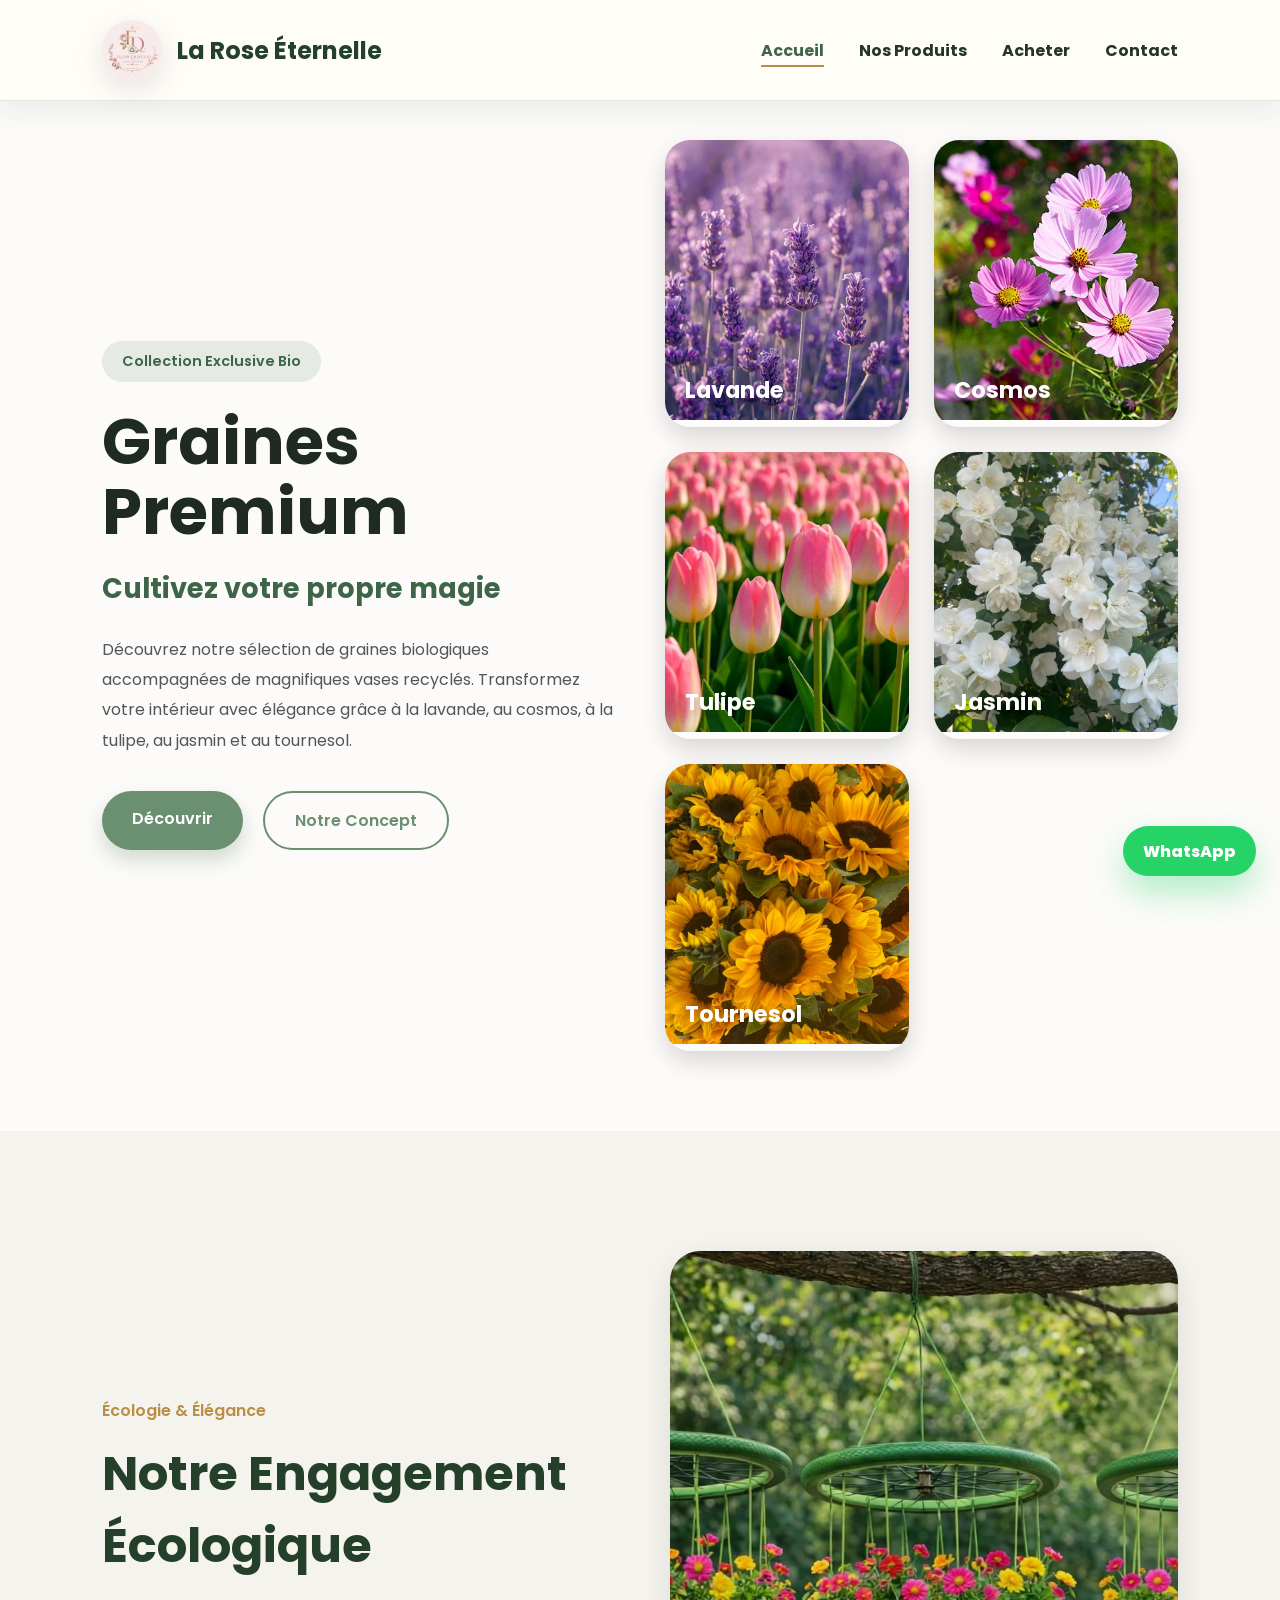
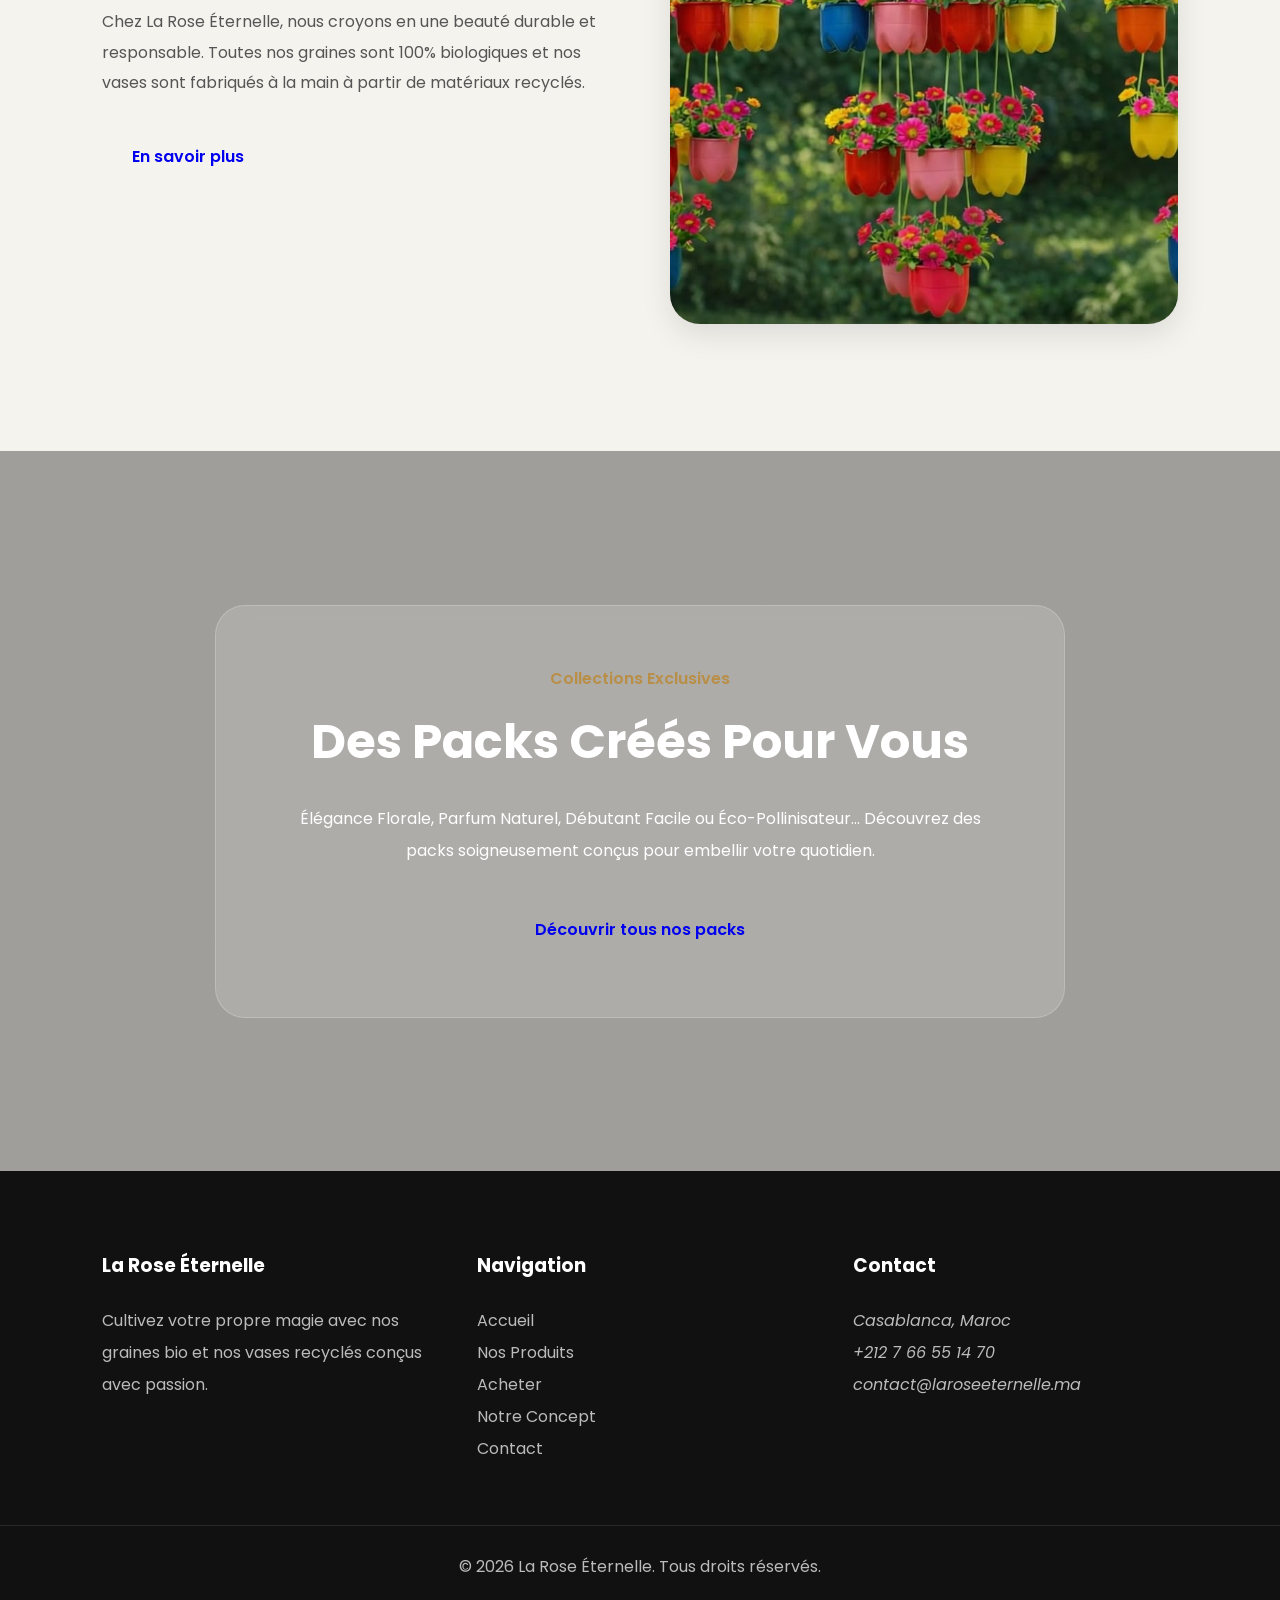
<file: index.html>
<!DOCTYPE html>
<html lang="fr">

  <head>
    <meta charset="UTF-8" />
    <meta name="viewport" content="width=device-width, initial-scale=1.0" />

    <title>La Rose Éternelle | Graines Premium Bio</title>

    <meta
      name="description"
      content="Découvrez des graines premium 100% bio et des vases recyclés pour embellir votre espace naturellement."
    />

    <link rel="stylesheet" href="index.css" />
  </head>

  <body>

    <header class="header">

      <div class="logo-container">
        <img src="logofleur.jpeg" alt="Logo La Rose Éternelle" id="logo" />
        <h1>La Rose Éternelle</h1>
      </div>

      <nav class="navbar" aria-label="Navigation principale">
        <ul class="nav-links">
          <li><a href="index.html" aria-current="page">Accueil</a></li>
          <li><a href="product.html">Nos Produits</a></li>
          <li><a href="product.html#packs">Acheter</a></li>
          <li><a href="contact.html">Contact</a></li>
        </ul>
      </nav>

    </header>

    <main>

      <section class="hero" aria-labelledby="hero-title">

        <div class="hero-content">

          <span class="tagline">Collection Exclusive Bio</span>

          <h2 id="hero-title">Graines Premium</h2>

          <h3>Cultivez votre propre magie</h3>

          <p>
            Découvrez notre sélection de graines biologiques accompagnées
            de magnifiques vases recyclés. Transformez votre intérieur
            avec élégance grâce à la lavande, au cosmos, à la tulipe,
            au jasmin et au tournesol.
          </p>

          <div class="hero-buttons">
            <a href="product.html" class="btn-primary">
              Découvrir
            </a>

            <a href="#concept" class="btn-secondary">
              Notre Concept
            </a>
          </div>

        </div>

        <div class="hero-gallery" aria-label="Aperçu des graines disponibles">

          <article class="seed-card">
            <img src="Lavender Field Aesthetic.jpeg" alt="Champ de lavande" loading="lazy" />
            <h4>Lavande</h4>
          </article>

          <article class="seed-card">
            <img src="cosmos.jpeg" alt="Fleurs de cosmos" loading="lazy" />
            <h4>Cosmos</h4>
          </article>

          <article class="seed-card">
            <img src="tulipe.jpeg" alt="Tulipes colorées" loading="lazy" />
            <h4>Tulipe</h4>
          </article>

          <article class="seed-card">
            <img src="jasmine.jpeg" alt="Fleurs de jasmin" loading="lazy" />
            <h4>Jasmin</h4>
          </article>

          <article class="seed-card">
            <img src="TOURNESOL.jpeg" alt="Tournesol" loading="lazy" />
            <h4>Tournesol</h4>
          </article>

        </div>

      </section>

      <section id="concept" class="concept hidden-section" aria-labelledby="concept-title">

        <div class="concept-text">

          <span class="section-subtitle">
            Écologie & Élégance
          </span>

          <h2 id="concept-title">Notre Engagement Écologique</h2>

          <p>
            Chez La Rose Éternelle, nous croyons en une beauté durable
            et responsable. Toutes nos graines sont 100% biologiques
            et nos vases sont fabriqués à la main à partir de matériaux
            recyclés.
          </p>

          <a href="product.html" class="btn-outline">
            En savoir plus
          </a>

        </div>

        <div class="concept-image">
          <img src="vase1.jpeg" alt="Vase recyclé élégant" loading="lazy" />
        </div>

      </section>

      <section class="pack-banner hidden-section" aria-labelledby="packs-title">

        <div class="glass-box">

          <span class="section-subtitle">
            Collections Exclusives
          </span>

          <h2 id="packs-title">Des Packs Créés Pour Vous</h2>

          <p>
            Élégance Florale, Parfum Naturel, Débutant Facile
            ou Éco-Pollinisateur...
            Découvrez des packs soigneusement conçus pour
            embellir votre quotidien.
          </p>

          <a href="product.html#packs" class="btn-glass">
            Découvrir tous nos packs
          </a>

        </div>

      </section>

    </main>

    <footer class="footer" id="contact">

      <div class="footer-container">

        <section class="footer-about" aria-labelledby="footer-about-title">

          <h3 id="footer-about-title">La Rose Éternelle</h3>

          <p>
            Cultivez votre propre magie avec nos graines bio
            et nos vases recyclés conçus avec passion.
          </p>

        </section>

        <section class="footer-links" aria-labelledby="footer-nav-title">

          <h3 id="footer-nav-title">Navigation</h3>

          <ul>
            <li><a href="index.html">Accueil</a></li>
            <li><a href="product.html">Nos Produits</a></li>
            <li><a href="product.html#packs">Acheter</a></li>
            <li><a href="#concept">Notre Concept</a></li>
            <li><a href="contact.html">Contact</a></li>
          </ul>

        </section>

        <section class="footer-contact" aria-labelledby="footer-contact-title">

          <h3 id="footer-contact-title">Contact</h3>

          <address>
            <p>Casablanca, Maroc</p>
            <p><a href="tel:+212766551470">+212 7 66 55 14 70</a></p>
            <p><a href="mailto:contact@laroseeternelle.ma">contact@laroseeternelle.ma</a></p>
          </address>

        </section>

      </div>

      <div class="footer-bottom">
        <p>&copy; 2026 La Rose Éternelle. Tous droits réservés.</p>
      </div>

    </footer>

    <a
      class="whatsapp-float-home"
      href="https://wa.me/212766551470"
      target="_blank"
      rel="noopener"
      aria-label="Contacter La Rose Éternelle sur WhatsApp"
    >
      WhatsApp
    </a>

    <script>
      const hiddenSections = document.querySelectorAll(".hidden-section");

      if ("IntersectionObserver" in window) {
        const observer = new IntersectionObserver((entries) => {
          entries.forEach((entry) => {
            if (entry.isIntersecting) {
              entry.target.classList.add("show-section");
              observer.unobserve(entry.target);
            }
          });
        }, {
          threshold: 0.2,
        });

        hiddenSections.forEach((section) => observer.observe(section));
      } else {
        hiddenSections.forEach((section) => section.classList.add("show-section"));
      }
    </script>

  </body>

</html>
</file>
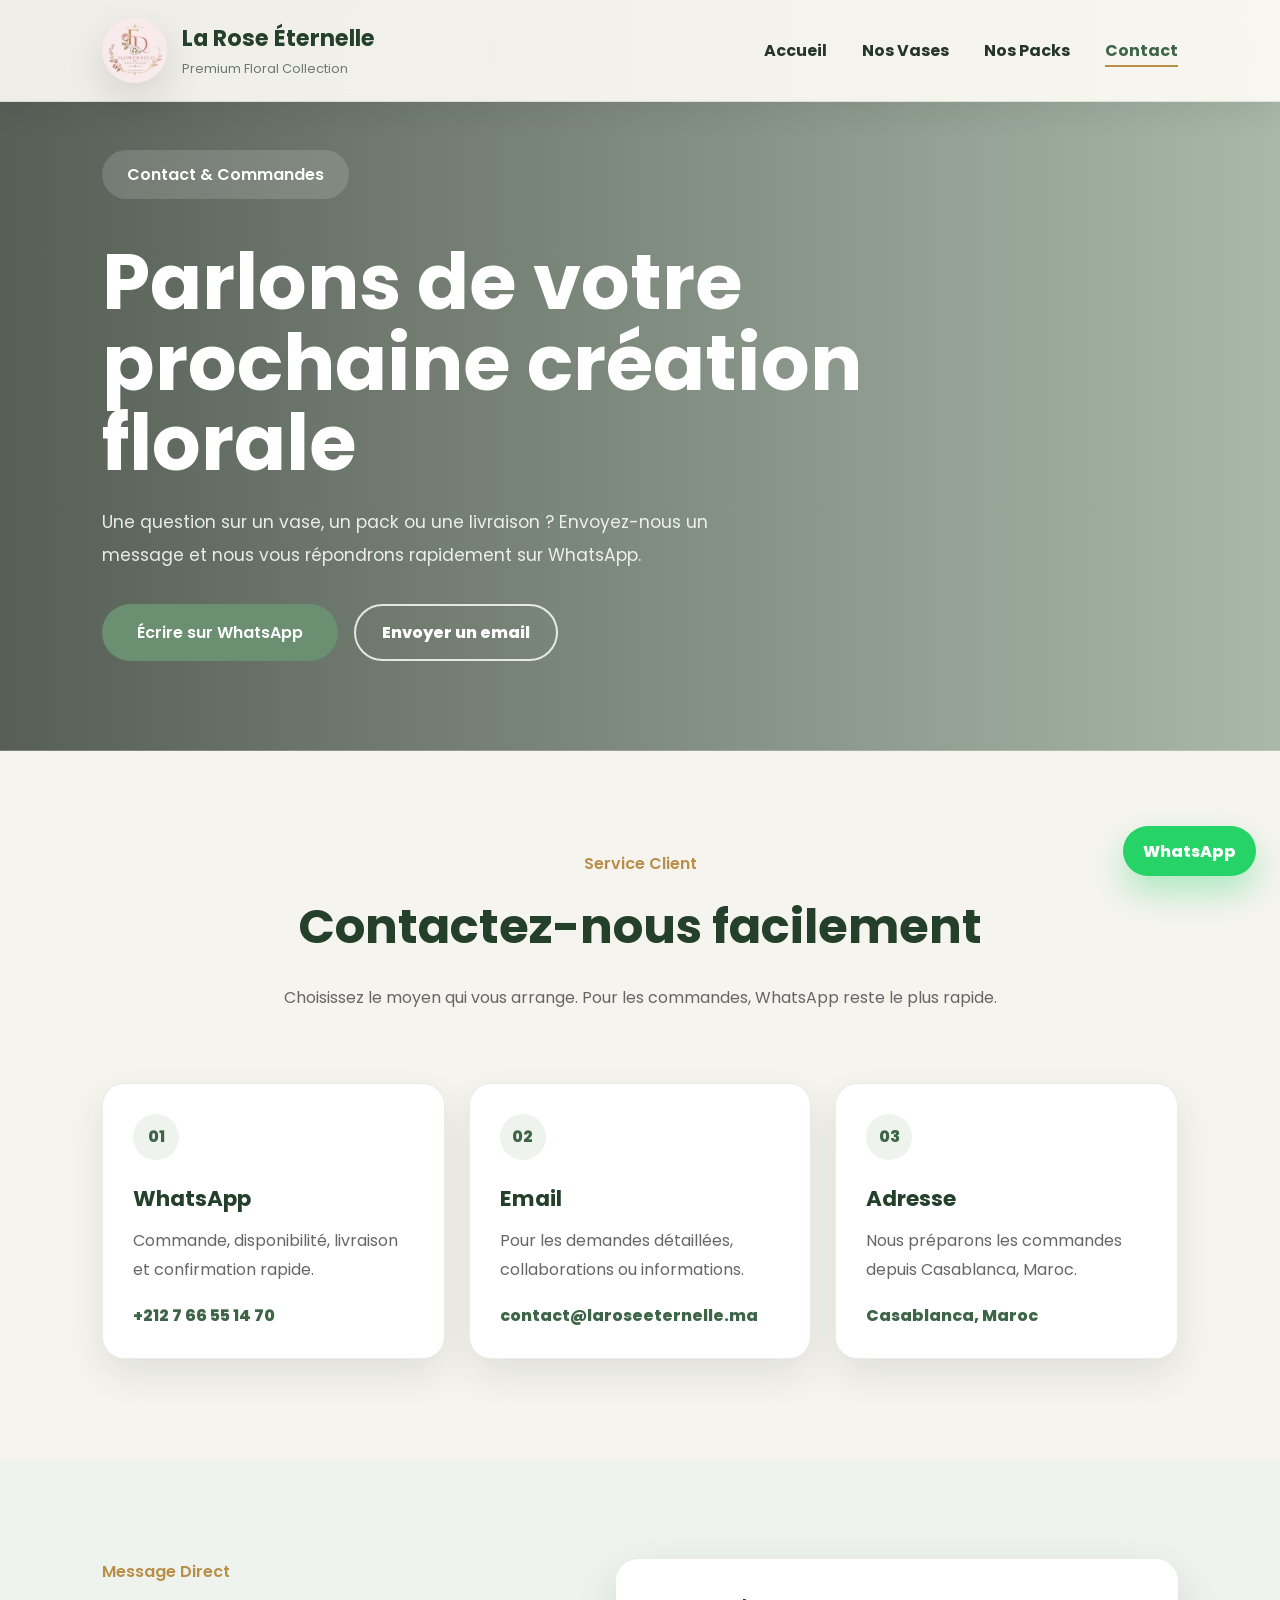
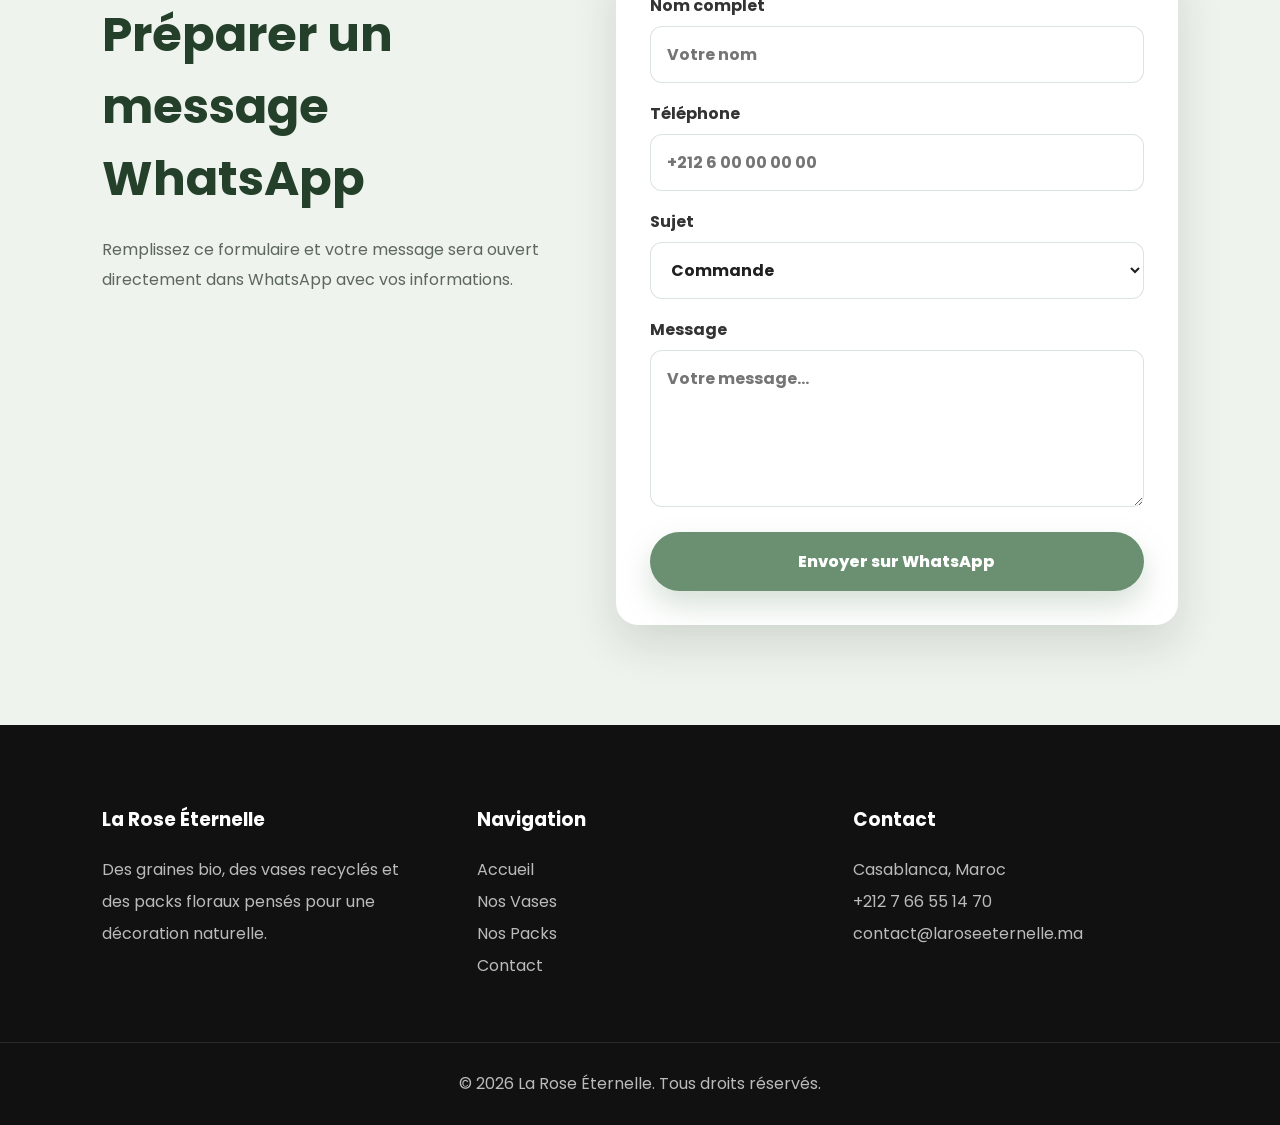
<file: contact.html>
<!DOCTYPE html>
<html lang="fr">

  <head>
    <meta charset="UTF-8" />
    <meta name="viewport" content="width=device-width, initial-scale=1.0" />

    <title>Contact | La Rose Éternelle</title>

    <meta
      name="description"
      content="Contactez La Rose Éternelle pour commander vos vases recyclés, packs floraux et graines premium bio."
    />

    <link rel="stylesheet" href="proj.css" />
    <link rel="preconnect" href="https://fonts.googleapis.com">
    <link rel="preconnect" href="https://fonts.gstatic.com" crossorigin>
    <link
      href="https://fonts.googleapis.com/css2?family=Poppins:wght@300;400;500;600;700;800&display=swap"
      rel="stylesheet">
  </head>

  <body>

    <header class="header">

      <div class="logo-container">
        <img src="logofleur.jpeg" alt="Logo La Rose Éternelle" id="logo">

        <div>
          <h1>La Rose Éternelle</h1>
          <span class="logo-subtitle">
            Premium Floral Collection
          </span>
        </div>
      </div>

      <nav class="navbar" aria-label="Navigation principale">
        <ul class="nav-links">
          <li><a href="index.html">Accueil</a></li>
          <li><a href="product.html#vases">Nos Vases</a></li>
          <li><a href="product.html#packs">Nos Packs</a></li>
          <li><a href="contact.html" aria-current="page">Contact</a></li>
        </ul>
      </nav>

    </header>

    <main>

      <section class="contact-hero" aria-labelledby="contact-title">
        <div class="contact-hero-content">
          <span class="hero-badge">Contact & Commandes</span>

          <h2 id="contact-title">
            Parlons de votre prochaine création florale
          </h2>

          <p>
            Une question sur un vase, un pack ou une livraison ? Envoyez-nous
            un message et nous vous répondrons rapidement sur WhatsApp.
          </p>

          <div class="contact-actions">
            <a class="hero-btn" href="https://wa.me/212766551470" target="_blank" rel="noopener">
              Écrire sur WhatsApp
            </a>
            <a class="contact-outline-btn" href="mailto:contact@laroseeternelle.ma">
              Envoyer un email
            </a>
          </div>
        </div>
      </section>

      <section class="contact-section" aria-labelledby="contact-info-title">

        <div class="section-header">
          <span class="section-tag">Service Client</span>
          <h2 id="contact-info-title" class="titre-section">
            Contactez-nous facilement
          </h2>
          <p>
            Choisissez le moyen qui vous arrange. Pour les commandes, WhatsApp
            reste le plus rapide.
          </p>
        </div>

        <div class="contact-grid">

          <article class="contact-card">
            <span class="contact-icon">01</span>
            <h3>WhatsApp</h3>
            <p>Commande, disponibilité, livraison et confirmation rapide.</p>
            <a href="https://wa.me/212766551470" target="_blank" rel="noopener">
              +212 7 66 55 14 70
            </a>
          </article>

          <article class="contact-card">
            <span class="contact-icon">02</span>
            <h3>Email</h3>
            <p>Pour les demandes détaillées, collaborations ou informations.</p>
            <a href="mailto:contact@laroseeternelle.ma">
              contact@laroseeternelle.ma
            </a>
          </article>

          <article class="contact-card">
            <span class="contact-icon">03</span>
            <h3>Adresse</h3>
            <p>Nous préparons les commandes depuis Casablanca, Maroc.</p>
            <span>Casablanca, Maroc</span>
          </article>

        </div>

      </section>

      <section class="contact-form-section" aria-labelledby="message-title">

        <div class="contact-form-copy">
          <span class="section-tag">Message Direct</span>
          <h2 id="message-title" class="titre-section">
            Préparer un message WhatsApp
          </h2>
          <p>
            Remplissez ce formulaire et votre message sera ouvert directement
            dans WhatsApp avec vos informations.
          </p>
        </div>

        <form class="contact-form" id="contact-form">
          <label>
            Nom complet
            <input type="text" name="name" placeholder="Votre nom" required>
          </label>

          <label>
            Téléphone
            <input type="tel" name="phone" placeholder="+212 6 00 00 00 00" required>
          </label>

          <label>
            Sujet
            <select name="subject" required>
              <option value="Commande">Commande</option>
              <option value="Livraison">Livraison</option>
              <option value="Paiement">Paiement</option>
              <option value="Information produit">Information produit</option>
            </select>
          </label>

          <label>
            Message
            <textarea name="message" rows="5" placeholder="Votre message..." required></textarea>
          </label>

          <button type="submit" class="confirm-order">
            Envoyer sur WhatsApp
          </button>
        </form>

      </section>

    </main>

    <footer class="footer">

      <div class="footer-container">

        <div class="footer-about">
          <h3>La Rose Éternelle</h3>
          <p>
            Des graines bio, des vases recyclés et des packs floraux pensés
            pour une décoration naturelle.
          </p>
        </div>

        <div class="footer-links">
          <h3>Navigation</h3>
          <ul>
            <li><a href="index.html">Accueil</a></li>
            <li><a href="product.html#vases">Nos Vases</a></li>
            <li><a href="product.html#packs">Nos Packs</a></li>
            <li><a href="contact.html">Contact</a></li>
          </ul>
        </div>

        <div class="footer-contact">
          <h3>Contact</h3>
          <p>Casablanca, Maroc</p>
          <p><a href="https://wa.me/212766551470" target="_blank" rel="noopener">+212 7 66 55 14 70</a></p>
          <p><a href="mailto:contact@laroseeternelle.ma">contact@laroseeternelle.ma</a></p>
        </div>

      </div>

      <div class="footer-bottom">
        <p>&copy; 2026 La Rose Éternelle. Tous droits réservés.</p>
      </div>

    </footer>

    <script src="cart.js"></script>

  </body>

</html>
</file>
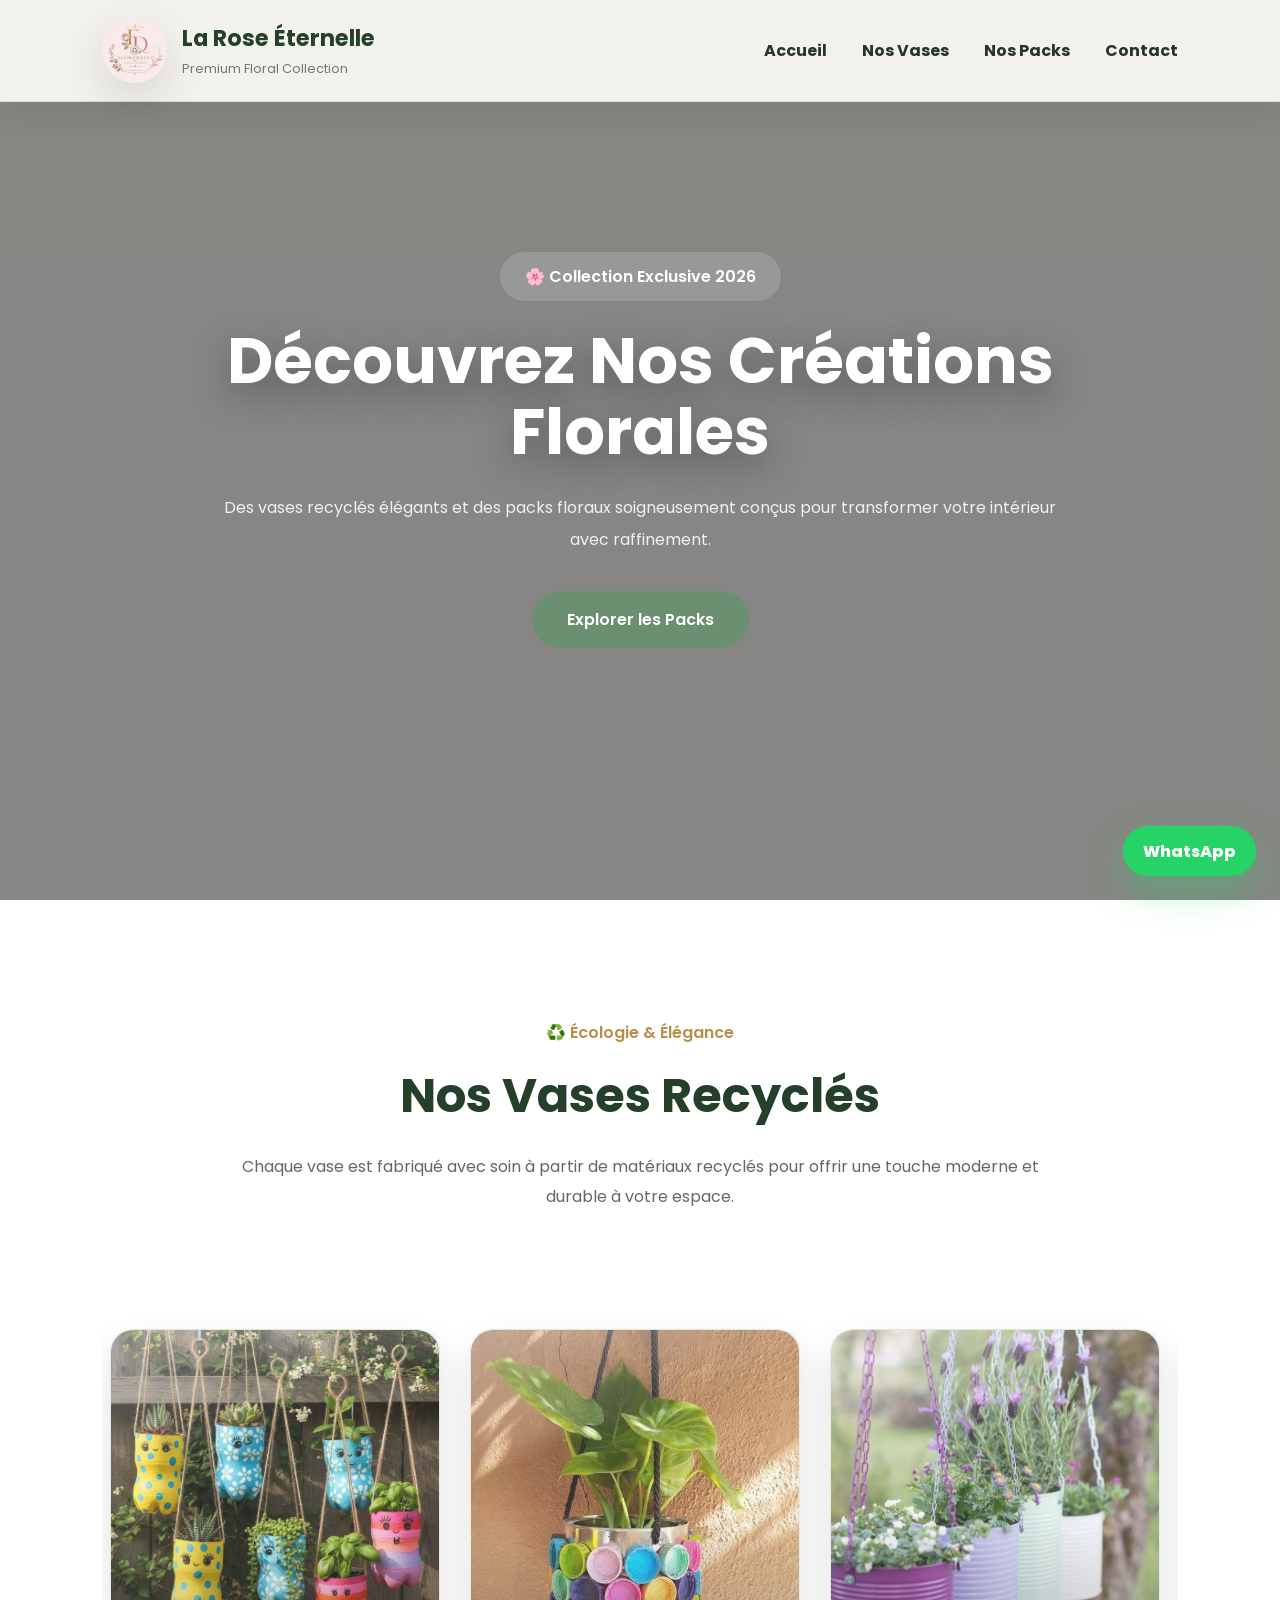
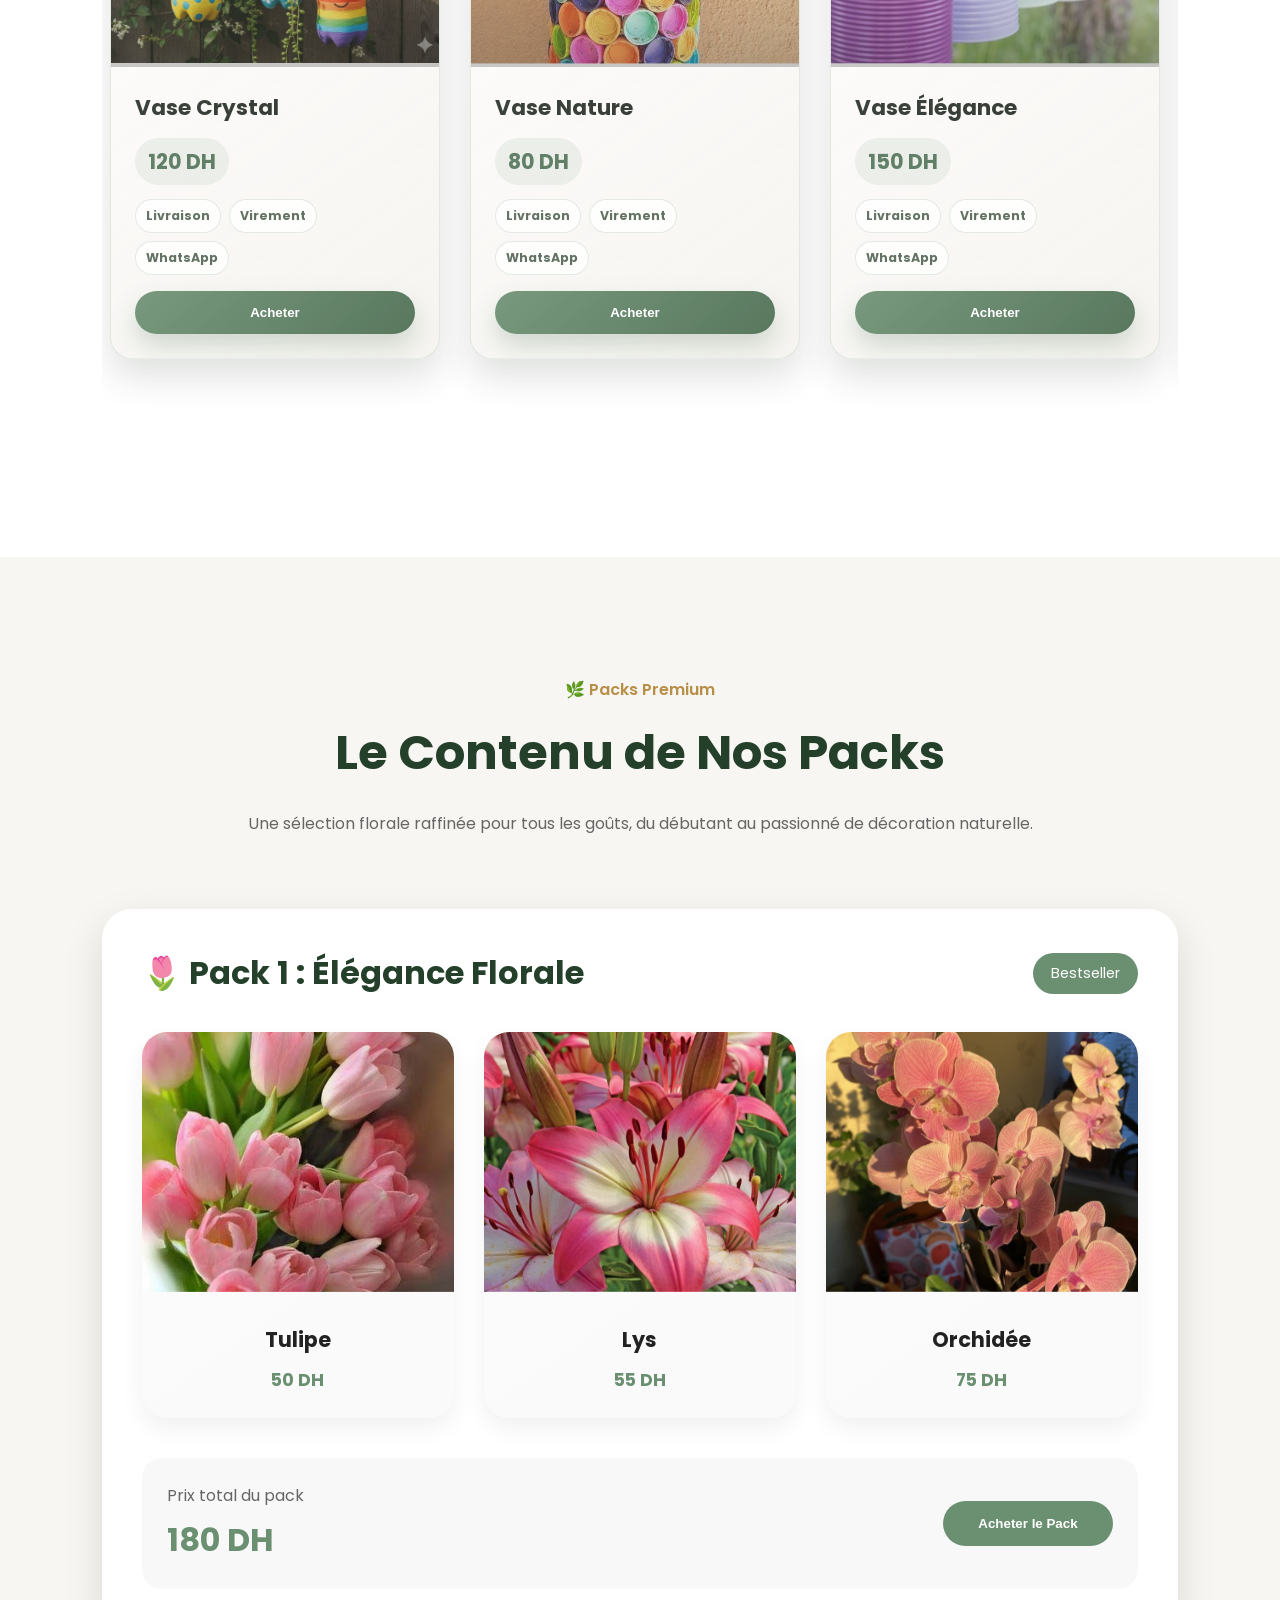
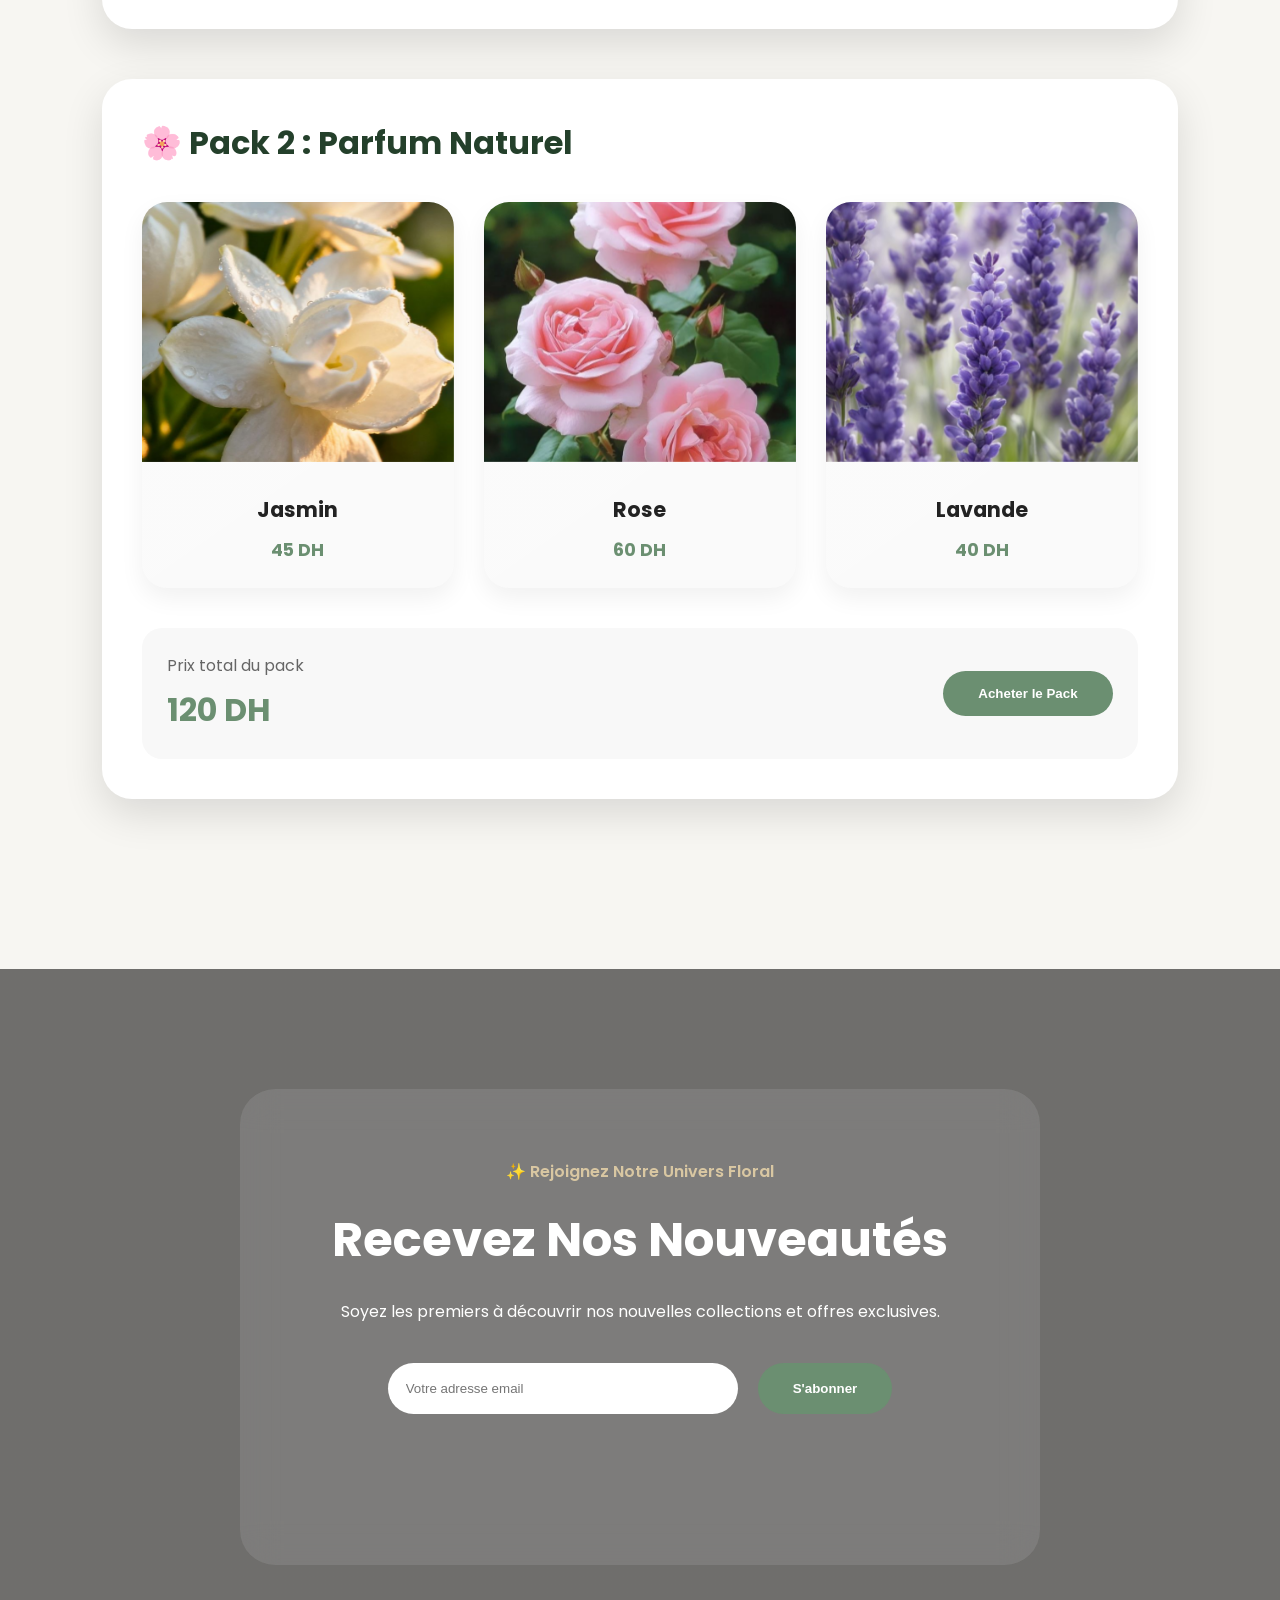
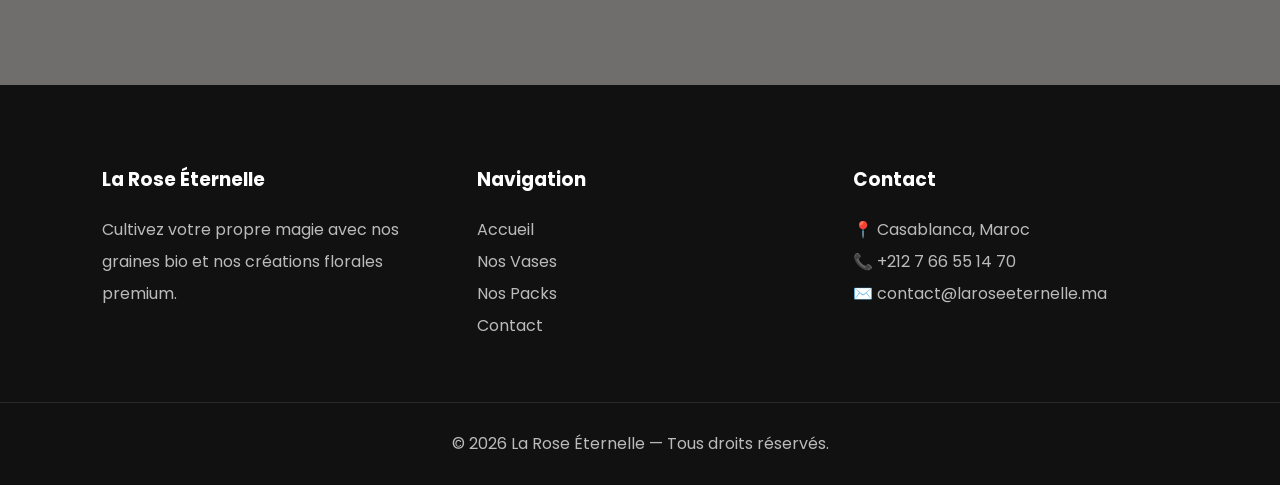
<file: product.html>
<!DOCTYPE html>
<html lang="fr">

  <head>
    <meta charset="UTF-8" />
    <meta name="viewport" content="width=device-width, initial-scale=1.0" />

    <title>Nos Produits | La Rose Éternelle</title>

    <meta name="description"
      content="Découvrez nos vases recyclés et packs floraux premium 100% bio." />

    <link rel="stylesheet" href="proj.css" />

    <link rel="preconnect" href="https://fonts.googleapis.com">
    <link rel="preconnect" href="https://fonts.gstatic.com" crossorigin>

    <link
      href="https://fonts.googleapis.com/css2?family=Poppins:wght@300;400;500;600;700;800&display=swap"
      rel="stylesheet">

  </head>

  <body>

    <!-- ================= HEADER ================= -->

    <header class="header">

      <div class="logo-container">
        <img src="logofleur.jpeg" alt="Logo La Rose Éternelle" id="logo">

        <div>
          <h1>La Rose Éternelle</h1>
          <span class="logo-subtitle">
            Premium Floral Collection
          </span>
        </div>
      </div>

      <nav class="navbar">

        <ul class="nav-links">

          <li>
            <a href="index.html">
              Accueil
            </a>
          </li>

          <li>
            <a href="#vases">
              Nos Vases
            </a>
          </li>

          <li>
            <a href="#packs">
              Nos Packs
            </a>
          </li>

          <li>
            <a href="contact.html">
              Contact
            </a>
          </li>

        </ul>

      </nav>

    </header>

    <!-- ================= HERO ================= -->

    <section class="products-hero">

      <div class="overlay"></div>

      <div class="hero-content">

        <span class="hero-badge">
          🌸 Collection Exclusive 2026
        </span>

        <h2>
          Découvrez Nos Créations Florales
        </h2>

        <p>
          Des vases recyclés élégants et des packs floraux soigneusement
          conçus pour transformer votre intérieur avec raffinement.
        </p>

        <a href="#packs" class="hero-btn">
          Explorer les Packs
        </a>

      </div>

    </section>

    <!-- ================= VASES ================= -->

    <section id="vases" class="vases-animation-section">

      <div class="section-header">

        <span class="section-tag">
          ♻️ Écologie & Élégance
        </span>

        <h2 class="titre-section">
          Nos Vases Recyclés
        </h2>

        <p>
          Chaque vase est fabriqué avec soin à partir de matériaux recyclés
          pour offrir une touche moderne et durable à votre espace.
        </p>

      </div>

      <!-- SLIDER -->

      <div class="train-container vases-showcase">

        <div class="train-track vases-3d-track">

          <!-- CARD -->

          <article class="vase-box" tabindex="0">

            <div class="vase-image">

              <img src="vase2.jpeg" alt="Vase recyclé moderne">

            </div>

            <div class="vase-info">

              <h3>Vase Crystal</h3>

              <span class="vase-price">
                120 DH
              </span>

              <ul class="vase-payment-list"
                aria-label="Modes de paiement disponibles">
                <li>Livraison</li>
                <li>Virement</li>
                <li>WhatsApp</li>
              </ul>

              <button class="btn-acheter" type="button">
                Acheter
              </button>

            </div>

          </article>

          <!-- CARD -->

          <article class="vase-box" tabindex="0">

            <div class="vase-image">

              <img src="vase3.jpeg" alt="Vase recyclé élégant">

            </div>

            <div class="vase-info">

              <h3>Vase Nature</h3>

              <span class="vase-price">
                80 DH
              </span>

              <ul class="vase-payment-list"
                aria-label="Modes de paiement disponibles">
                <li>Livraison</li>
                <li>Virement</li>
                <li>WhatsApp</li>
              </ul>

              <button class="btn-acheter" type="button">
                Acheter
              </button>

            </div>

          </article>

          <!-- CARD -->

          <article class="vase-box" tabindex="0">

            <div class="vase-image">

              <img src="vase4.jpeg" alt="Vase recyclé premium">

            </div>

            <div class="vase-info">

              <h3>Vase Élégance</h3>

              <span class="vase-price">
                150 DH
              </span>

              <ul class="vase-payment-list"
                aria-label="Modes de paiement disponibles">
                <li>Livraison</li>
                <li>Virement</li>
                <li>WhatsApp</li>
              </ul>

              <button class="btn-acheter" type="button">
                Acheter
              </button>

            </div>

          </article>

          <!-- CARD -->

          <article class="vase-box" tabindex="0">

            <div class="vase-image">

              <img src="vase5.jpeg" alt="Vase floral">

            </div>

            <div class="vase-info">

              <h3>Vase Flora</h3>

              <span class="vase-price">
                90 DH
              </span>

              <ul class="vase-payment-list"
                aria-label="Modes de paiement disponibles">
                <li>Livraison</li>
                <li>Virement</li>
                <li>WhatsApp</li>
              </ul>

              <button class="btn-acheter" type="button">
                Acheter
              </button>

            </div>

          </article>

          <!-- CARD -->

          <article class="vase-box" tabindex="0">

            <div class="vase-image">

              <img src="vase6.jpeg" alt="Vase design">

            </div>

            <div class="vase-info">

              <h3>Vase Zen</h3>

              <span class="vase-price">
                110 DH
              </span>

              <ul class="vase-payment-list"
                aria-label="Modes de paiement disponibles">
                <li>Livraison</li>
                <li>Virement</li>
                <li>WhatsApp</li>
              </ul>

              <button class="btn-acheter" type="button">
                Acheter
              </button>

            </div>

          </article>

        </div>

      </div>

    </section>

    <!-- ================= PACKS ================= -->

    <section id="packs" class="packs-details-section">

      <div class="section-header">

        <span class="section-tag">
          🌿 Packs Premium
        </span>

        <h2 class="titre-section">
          Le Contenu de Nos Packs
        </h2>

        <p>
          Une sélection florale raffinée pour tous les goûts,
          du débutant au passionné de décoration naturelle.
        </p>

      </div>

      <!-- PACK -->

      <div class="pack-container">

        <div class="pack-top">

          <h3 class="pack-title">
            🌷 Pack 1 : Élégance Florale
          </h3>

          <span class="pack-badge">
            Bestseller
          </span>

        </div>

        <div class="flowers-grid">

          <div class="flower-card">

            <img src="tulipe1.jpeg" alt="Tulipe">

            <div class="flower-content">

              <h4>Tulipe</h4>

              <span class="flower-price">
                50 DH
              </span>

            </div>

          </div>

          <div class="flower-card">

            <img src="lys.jpeg" alt="Lys">

            <div class="flower-content">

              <h4>Lys</h4>

              <span class="flower-price">
                55 DH
              </span>

            </div>

          </div>

          <div class="flower-card">

            <img src="orchid.jpeg" alt="Orchidée">

            <div class="flower-content">

              <h4>Orchidée</h4>

              <span class="flower-price">
                75 DH
              </span>

            </div>

          </div>

        </div>

        <div class="pack-total-box">

          <div class="prix-info">

            <p>Prix total du pack</p>

            <span class="total-price">
              180 DH
            </span>

          </div>

          <button class="btn-acheter-pack">
            Acheter le Pack
          </button>

        </div>

      </div>

      <!-- PACK 2 -->

      <div class="pack-container">

        <div class="pack-top">

          <h3 class="pack-title">
            🌸 Pack 2 : Parfum Naturel
          </h3>

        </div>

        <div class="flowers-grid">

          <div class="flower-card">
            <img src="jasmin1.jpeg" alt="Jasmin">
            <div class="flower-content">
              <h4>Jasmin</h4>
              <span class="flower-price">45 DH</span>
            </div>
          </div>

          <div class="flower-card">
            <img src="rose.jpeg" alt="Rose">
            <div class="flower-content">
              <h4>Rose</h4>
              <span class="flower-price">60 DH</span>
            </div>
          </div>

          <div class="flower-card">
            <img src="lavande1.jpeg" alt="Lavande">
            <div class="flower-content">
              <h4>Lavande</h4>
              <span class="flower-price">40 DH</span>
            </div>
          </div>

        </div>

        <div class="pack-total-box">

          <div class="prix-info">
            <p>Prix total du pack</p>
            <span class="total-price">120 DH</span>
          </div>

          <button class="btn-acheter-pack">
            Acheter le Pack
          </button>

        </div>

      </div>

    </section>

    <!-- ================= NEWSLETTER ================= -->

    <section class="newsletter-section">

      <div class="newsletter-box">

        <span>
          ✨ Rejoignez Notre Univers Floral
        </span>

        <h2>
          Recevez Nos Nouveautés
        </h2>

        <p>
          Soyez les premiers à découvrir nos nouvelles collections
          et offres exclusives.
        </p>

        <form class="newsletter-form" id="newsletter-form">

          <input
            type="email"
            name="email"
            placeholder="Votre adresse email"
            required>

          <button type="submit">
            S'abonner
          </button>

        </form>

        <p class="newsletter-message" id="newsletter-message" role="status"></p>

      </div>

    </section>

    <!-- ================= FOOTER ================= -->

    <footer class="footer">

      <div class="footer-container">

        <div class="footer-about">

          <h3>
            La Rose Éternelle
          </h3>

          <p>
            Cultivez votre propre magie avec nos graines bio
            et nos créations florales premium.
          </p>

        </div>

        <div class="footer-links">

          <h3>
            Navigation
          </h3>

          <ul>

            <li>
              <a href="index.html">
                Accueil
              </a>
            </li>

            <li>
              <a href="#vases">
                Nos Vases
              </a>
            </li>

            <li>
              <a href="#packs">
                Nos Packs
              </a>
            </li>

            <li>
              <a href="contact.html">
                Contact
              </a>
            </li>

          </ul>

        </div>

        <div class="footer-contact">

          <h3>
            Contact
          </h3>

          <p>
            📍 Casablanca, Maroc
          </p>

          <p>
            📞 <a href="https://wa.me/212766551470" target="_blank"
              rel="noopener">+212 7 66 55 14 70</a>
          </p>

          <p>
            ✉️ contact@laroseeternelle.ma
          </p>

        </div>

      </div>

      <div class="footer-bottom">

        <p>
          © 2026 La Rose Éternelle — Tous droits réservés.
        </p>

      </div>

    </footer>

  </body>
  <script src="cart.js"></script>

</html>
</file>
<file: index.css>
/* =========================
   GOOGLE FONT
========================= */
@import url("https://fonts.googleapis.com/css2?family=Poppins:wght@300;400;500;600;700;800&display=swap");

/* =========================
   RESET
========================= */
* {
  margin: 0;
  padding: 0;
  box-sizing: border-box;
}

html {
  scroll-behavior: smooth;
}

body {
  font-family: "Poppins", sans-serif;
  background: #f5f3ee;
  color: #1f1f1f;
  overflow-x: hidden;
}

/* =========================
   VARIABLES
========================= */
:root {
  --primary: #6b8f71;
  --primary-dark: #3f6548;
  --secondary: #d6c6a8;
  --accent: #b98f48;
  --dark: #121212;
  --light: #ffffff;
  --glass: rgba(255, 255, 255, 0.18);
  --shadow: 0 10px 30px rgba(0, 0, 0, 0.1);
  --transition: 0.4s ease;
}

/* =========================
   CUSTOM SCROLLBAR
========================= */
::-webkit-scrollbar {
  width: 10px;
}

::-webkit-scrollbar-thumb {
  background: var(--primary);
  border-radius: 10px;
}

/* =========================
   HEADER
========================= */
.header {
  width: 100%;
  display: flex;
  justify-content: space-between;
  align-items: center;
  padding: 20px 8%;
  position: fixed;
  top: 0;
  left: 0;
  z-index: 1000;

  backdrop-filter: blur(18px);
  background: rgba(255, 253, 248, 0.9);
  border-bottom: 1px solid rgba(107, 143, 113, 0.18);
  box-shadow: 0 10px 28px rgba(31, 42, 32, 0.08);
}

.logo-container {
  display: flex;
  align-items: center;
  gap: 15px;
}

#logo {
  width: 60px;
  height: 60px;
  border-radius: 50%;
  object-fit: cover;
  box-shadow: var(--shadow);
}

.logo-container h1 {
  font-size: 1.5rem;
  color: #24402b;
  font-weight: 700;
}

/* =========================
   NAVBAR
========================= */
.nav-links {
  display: flex;
  gap: 35px;
  list-style: none;
}

.nav-links a {
  text-decoration: none;
  color: #263529;
  font-weight: 700;
  position: relative;
  transition: var(--transition);
}

.nav-links a::after {
  content: "";
  position: absolute;
  left: 0;
  bottom: -5px;
  width: 0%;
  height: 2px;
  background: var(--accent);
  transition: var(--transition);
}

.nav-links a:hover,
.nav-links a[aria-current="page"] {
  color: #3f6548;
}

.nav-links a:hover::after,
.nav-links a[aria-current="page"]::after {
  width: 100%;
}

/* =========================
   HERO SECTION
========================= */
.hero {
  min-height: 100vh;
  display: flex;
  justify-content: space-between;
  align-items: center;
  padding: 140px 8% 80px;
  gap: 50px;

  background:
    linear-gradient(rgba(255, 255, 255, 0.7), rgba(255, 255, 255, 0.7)),
    url("https://images.unsplash.com/photo-1490750967868-88aa4486c946?q=80&w=1600");

  background-size: cover;
  background-position: center;
}

/* =========================
   HERO CONTENT
========================= */
.hero-content {
  flex: 1;
  animation: fadeLeft 1s ease;
}

.tagline {
  display: inline-block;
  padding: 10px 20px;
  background: rgba(107, 143, 113, 0.16);
  color: var(--primary-dark);
  border-radius: 50px;
  margin-bottom: 25px;
  font-size: 0.9rem;
  font-weight: 600;
}

.hero-content h2 {
  font-size: 4rem;
  line-height: 1.1;
  margin-bottom: 20px;
  color: #1f2a20;
}

.hero-content h3 {
  font-size: 1.7rem;
  color: var(--primary-dark);
  margin-bottom: 25px;
}

.hero-content p {
  line-height: 1.9;
  max-width: 600px;
  margin-bottom: 35px;
  color: #555;
}

/* =========================
   BUTTONS
========================= */
.hero-buttons {
  display: flex;
  gap: 20px;
  flex-wrap: wrap;
}

.btn-primary,
.btn-secondary,
.btn-outline,
.btn-glass {
  padding: 15px 30px;
  border-radius: 50px;
  text-decoration: none;
  font-weight: 600;
  transition: var(--transition);
  display: inline-block;
}

.btn-primary {
  background: var(--primary);
  color: white;
  box-shadow: 0 10px 20px rgba(107, 143, 113, 0.3);
}

.btn-primary:hover {
  transform: translateY(-5px);
}

.btn-secondary {
  border: 2px solid var(--primary);
  color: var(--primary);
}

.btn-secondary:hover {
  background: var(--primary);
  color: white;
}

/* =========================
   HERO GALLERY
========================= */
.hero-gallery {
  flex: 1;
  display: grid;
  grid-template-columns: repeat(2, 1fr);
  gap: 25px;
  animation: fadeRight 1.2s ease;
}

/* =========================
   3D CARDS
========================= */
.seed-card {
  position: relative;
  overflow: hidden;
  border-radius: 25px;
  background: rgba(255, 255, 255, 0.25);

  backdrop-filter: blur(15px);

  box-shadow: 0 10px 25px rgba(0, 0, 0, 0.15);

  transition: 0.5s ease;

  transform-style: preserve-3d;
}

.seed-card:hover {
  transform: rotateY(10deg) rotateX(8deg) translateY(-12px) scale(1.03);
}

.seed-card img {
  width: 100%;
  height: 280px;
  object-fit: cover;
  transition: 0.6s ease;
}

.seed-card:hover img {
  transform: scale(1.1);
}

.seed-card h4 {
  position: absolute;
  bottom: 20px;
  left: 20px;
  color: white;
  font-size: 1.4rem;
  font-weight: 700;

  text-shadow: 0 5px 15px rgba(0, 0, 0, 0.4);
}

/* =========================
   CONCEPT SECTION
========================= */
.concept {
  display: flex;
  align-items: center;
  justify-content: space-between;
  gap: 60px;

  padding: 120px 8%;
}

.concept-text {
  flex: 1;
}

.section-subtitle {
  color: var(--accent);
  font-weight: 600;
  display: block;
  margin-bottom: 15px;
}

.concept-text h2 {
  font-size: 3rem;
  margin-bottom: 25px;
  color: #24402b;
}

.concept-text p {
  color: #555;
  line-height: 1.9;
  margin-bottom: 30px;
}

.concept-image {
  flex: 1;
}

.concept-image img {
  width: 100%;
  border-radius: 30px;
  box-shadow: var(--shadow);

  transition: 0.5s ease;
}

.concept-image img:hover {
  transform: scale(1.04);
}

/* =========================
   GLASS SECTION
========================= */
.pack-banner {
  min-height: 80vh;

  background:
    linear-gradient(rgba(0, 0, 0, 0.35), rgba(0, 0, 0, 0.35)),
    url("https://images.unsplash.com/photo-1468327768560-75b778cbb551?q=80&w=1600");

  background-size: cover;
  background-position: center;

  display: flex;
  justify-content: center;
  align-items: center;

  padding: 80px 8%;
}

.glass-box {
  max-width: 850px;
  text-align: center;

  padding: 60px;

  background: rgba(255, 255, 255, 0.15);

  backdrop-filter: blur(15px);

  border: 1px solid rgba(255, 255, 255, 0.2);

  border-radius: 30px;

  color: white;
}

.glass-box h2 {
  font-size: 3rem;
  margin-bottom: 25px;
  color: #ffffff;
}

.glass-box p {
  line-height: 2;
  margin-bottom: 35px;
}

/* =========================
   FOOTER
========================= */
.footer {
  background: #111;
  color: #ddd;
  padding-top: 80px;
}

.footer-container {
  display: grid;
  grid-template-columns: repeat(auto-fit, minmax(250px, 1fr));
  gap: 50px;

  padding: 0 8% 60px;
}

.footer h3 {
  margin-bottom: 25px;
  color: white;
}

.footer p,
.footer a {
  color: #bbb;
  line-height: 2;
  text-decoration: none;
}

.footer a:hover {
  color: white;
}

.footer-links ul {
  list-style: none;
}

.footer-bottom {
  text-align: center;
  padding: 25px;
  border-top: 1px solid rgba(255, 255, 255, 0.1);
}

.whatsapp-float-home {
  position: fixed;
  right: 24px;
  bottom: 24px;
  z-index: 1200;
  display: inline-flex;
  align-items: center;
  justify-content: center;
  min-width: 132px;
  min-height: 50px;
  padding: 0 20px;
  border-radius: 999px;
  background: #25d366;
  color: #ffffff;
  font-weight: 800;
  text-decoration: none;
  box-shadow: 0 16px 34px rgba(37, 211, 102, 0.35);
  transition:
    transform 0.25s ease,
    box-shadow 0.25s ease,
    background 0.25s ease;
}

.whatsapp-float-home:hover,
.whatsapp-float-home:focus-visible {
  transform: translateY(-4px);
  background: #1ebe5d;
  box-shadow: 0 22px 42px rgba(37, 211, 102, 0.45);
  outline: none;
}

/* =========================
   ANIMATIONS
========================= */
.hidden-section {
  opacity: 0;
  transform: translateY(80px);
  transition: 1s ease;
}

.show-section {
  opacity: 1;
  transform: translateY(0);
}

@keyframes fadeLeft {
  from {
    opacity: 0;
    transform: translateX(-80px);
  }

  to {
    opacity: 1;
    transform: translateX(0);
  }
}

@keyframes fadeRight {
  from {
    opacity: 0;
    transform: translateX(80px);
  }

  to {
    opacity: 1;
    transform: translateX(0);
  }
}

/* =========================
   DARK MODE
========================= */
body.dark-mode {
  background: #111;
  color: white;
}

body.dark-mode .header {
  background: rgba(0, 0, 0, 0.3);
}

body.dark-mode .hero {
  background:
    linear-gradient(rgba(0, 0, 0, 0.6), rgba(0, 0, 0, 0.6)),
    url("https://images.unsplash.com/photo-1490750967868-88aa4486c946?q=80&w=1600");
}

body.dark-mode p {
  color: #ddd;
}

body.dark-mode .seed-card {
  background: rgba(255, 255, 255, 0.08);
}

/* =========================
   RESPONSIVE
========================= */
@media (max-width: 1100px) {
  .hero {
    flex-direction: column;
    text-align: center;
  }

  .hero-content p {
    margin: auto;
    margin-bottom: 30px;
  }

  .hero-buttons {
    justify-content: center;
  }

  .concept {
    flex-direction: column;
  }
}

@media (max-width: 768px) {
  .header {
    flex-direction: column;
    gap: 20px;
  }

  .nav-links {
    gap: 18px;
    flex-wrap: wrap;
    justify-content: center;
  }

  .hero-content h2 {
    font-size: 2.7rem;
  }

  .concept-text h2,
  .glass-box h2 {
    font-size: 2.2rem;
  }

  .hero-gallery {
    grid-template-columns: 1fr;
  }

  .glass-box {
    padding: 40px 25px;
  }
}

@media (max-width: 500px) {
  .hero {
    padding-top: 180px;
  }

  .hero-content h2 {
    font-size: 2.2rem;
  }

  .hero-content h3 {
    font-size: 1.2rem;
  }

  .btn-primary,
  .btn-secondary,
  .btn-outline,
  .btn-glass {
    width: 100%;
    text-align: center;
  }

  .whatsapp-float-home {
    right: 16px;
    bottom: 16px;
    min-width: 112px;
  }
}
</file>
<file: proj.css>
/* =========================
   GOOGLE FONT
========================= */
@import url("https://fonts.googleapis.com/css2?family=Poppins:wght@300;400;500;600;700;800&display=swap");

/* =========================
   RESET
========================= */
* {
  margin: 0;
  padding: 0;
  box-sizing: border-box;
}

html {
  scroll-behavior: smooth;
}

body {
  font-family: "Poppins", sans-serif;
  background: #f6f4ef;
  color: #222;
  overflow-x: hidden;
}

/* =========================
   VARIABLES
========================= */
:root {
  --primary: #6b8f71;
  --primary-dark: #3f6548;
  --secondary: #d9c7a2;
  --accent: #b98f48;
  --dark: #111;
  --white: #fff;
  --shadow: 0 15px 40px rgba(0, 0, 0, 0.12);
  --transition: 0.4s ease;
}

/* =========================
   HEADER
========================= */
.header {
  width: 100%;
  padding: 18px 8%;
  display: flex;
  justify-content: space-between;
  align-items: center;

  position: fixed;
  top: 0;
  left: 0;
  z-index: 999;

  backdrop-filter: blur(15px);
  background: rgba(255, 253, 248, 0.9);

  border-bottom: 1px solid rgba(107, 143, 113, 0.18);
  box-shadow: 0 10px 28px rgba(31, 42, 32, 0.08);
}

.logo-container {
  display: flex;
  align-items: center;
  gap: 15px;
}

#logo {
  width: 65px;
  height: 65px;
  border-radius: 50%;
  object-fit: cover;
  box-shadow: var(--shadow);
}

.logo-container h1 {
  font-size: 1.4rem;
  color: #24402b;
  font-weight: 700;
}

.logo-subtitle {
  font-size: 0.8rem;
  color: #6c7a6f;
}

/* =========================
   NAVBAR
========================= */
.nav-links {
  display: flex;
  gap: 35px;
  list-style: none;
}

.nav-links a {
  text-decoration: none;
  color: #263529;
  font-weight: 700;
  position: relative;
  transition: var(--transition);
}

.nav-links a::after {
  content: "";
  position: absolute;
  left: 0;
  bottom: -5px;
  width: 0%;
  height: 2px;
  background: var(--accent);
  transition: var(--transition);
}

.nav-links a:hover,
.nav-links a[aria-current="page"] {
  color: #3f6548;
}

.nav-links a:hover::after,
.nav-links a[aria-current="page"]::after {
  width: 100%;
}

/* =========================
   HERO SECTION
========================= */
.products-hero {
  position: relative;
  min-height: 100vh;

  display: flex;
  justify-content: center;
  align-items: center;
  text-align: center;

  padding: 120px 8%;

  background: url("https://images.unsplash.com/photo-1490750967868-88aa4486c946?q=80&w=1600");

  background-size: cover;
  background-position: center;
}

.overlay {
  position: absolute;
  inset: 0;
  background: rgba(0, 0, 0, 0.45);
}

.hero-content {
  position: relative;
  z-index: 2;
  color: white;
  max-width: 850px;

  animation: fadeUp 1s ease;
}

.hero-badge {
  display: inline-block;
  padding: 12px 25px;

  border-radius: 50px;

  background: rgba(255, 255, 255, 0.15);

  backdrop-filter: blur(10px);

  margin-bottom: 25px;

  font-weight: 600;
}

.hero-content h2 {
  font-size: 4rem;
  margin-bottom: 25px;
  line-height: 1.1;
  color: #ffffff;
  text-shadow: 0 12px 35px rgba(0, 0, 0, 0.34);
}

.hero-content p {
  line-height: 2;
  margin-bottom: 35px;
  color: #f0f0f0;
}

.hero-btn {
  display: inline-block;
  padding: 16px 35px;

  background: var(--primary);
  color: white;

  border-radius: 50px;
  text-decoration: none;

  font-weight: 600;

  transition: var(--transition);
}

.hero-btn:hover {
  transform: translateY(-5px);
  box-shadow: 0 15px 30px rgba(107, 143, 113, 0.4);
}

/* =========================
   GENERAL SECTION
========================= */
.section-header {
  text-align: center;
  max-width: 800px;
  margin: auto auto 70px;
}

.section-tag {
  display: inline-block;
  color: var(--accent);
  margin-bottom: 15px;
  font-weight: 600;
}

.titre-section {
  font-size: 3rem;
  margin-bottom: 20px;
  color: #24402b;
}

.section-header p {
  line-height: 1.9;
  color: #666;
}

/* =========================
   VASE SECTION
========================= */
.vases-animation-section {
  padding: 120px 8%;
  background: white;
}

/* =========================
   TRAIN SLIDER
========================= */
.train-container {
  overflow: hidden;
  width: 100%;
  position: relative;
}

.train-track {
  display: flex;
  gap: 30px;

  width: max-content;

  animation: scroll 25s linear infinite;
}

.train-track:hover {
  animation-play-state: paused;
}

/* =========================
   VASE CARD
========================= */
.vase-box {
  width: 320px;

  background: white;

  border-radius: 25px;

  overflow: hidden;

  box-shadow: var(--shadow);

  transition: 0.5s ease;

  position: relative;
}

.vase-box:hover {
  transform: translateY(-15px) rotateY(6deg);

  box-shadow: 0 25px 45px rgba(0, 0, 0, 0.2);
}

.vase-image {
  overflow: hidden;
}

.vase-image img {
  width: 100%;
  height: 350px;
  object-fit: cover;

  transition: 0.6s ease;
}

.vase-box:hover img {
  transform: scale(1.1);
}

.vase-info {
  padding: 25px;
  text-align: center;
}

.vase-info h3 {
  margin-bottom: 12px;
  font-size: 1.4rem;
}

.vase-price {
  display: block;
  color: var(--primary);
  font-size: 1.3rem;
  font-weight: 700;
  margin-bottom: 20px;
}

.btn-acheter {
  width: 100%;
  padding: 14px;

  border: none;
  border-radius: 50px;

  background: var(--primary);
  color: white;

  font-weight: 600;
  cursor: pointer;

  transition: var(--transition);
}

.btn-acheter:hover {
  background: #4f7055;
}

/* =========================
   PACKS SECTION
========================= */
.packs-details-section {
  padding: 120px 8%;
  background: #f7f6f2;
}

.pack-container {
  background: white;

  padding: 40px;

  border-radius: 30px;

  margin-bottom: 50px;

  box-shadow: var(--shadow);

  transition: 0.5s ease;
}

.pack-container:hover {
  transform: translateY(-10px);
}

.pack-top {
  display: flex;
  justify-content: space-between;
  align-items: center;

  margin-bottom: 35px;
}

.pack-title {
  font-size: 2rem;
  color: #24402b;
}

.pack-badge {
  background: var(--primary);
  color: white;

  padding: 10px 18px;

  border-radius: 50px;

  font-size: 0.9rem;
}

/* =========================
   FLOWERS GRID
========================= */
.flowers-grid {
  display: grid;
  grid-template-columns: repeat(auto-fit, minmax(250px, 1fr));
  gap: 30px;

  margin-bottom: 40px;
}

/* =========================
   FLOWER CARD
========================= */
.flower-card {
  background: #fafafa;

  border-radius: 25px;

  overflow: hidden;

  transition: 0.5s ease;

  box-shadow: 0 10px 25px rgba(0, 0, 0, 0.06);
}

.flower-card:hover {
  transform: translateY(-12px) scale(1.03);
}

.flower-card img {
  width: 100%;
  height: 260px;
  object-fit: cover;

  transition: 0.5s ease;
}

.flower-card:hover img {
  transform: scale(1.1);
}

.flower-content {
  padding: 25px;
  text-align: center;
}

.flower-content h4 {
  margin-bottom: 12px;
  font-size: 1.3rem;
}

.flower-price {
  color: var(--primary);
  font-weight: 700;
  font-size: 1.1rem;
}

/* =========================
   TOTAL BOX
========================= */
.pack-total-box {
  display: flex;
  justify-content: space-between;
  align-items: center;

  padding: 25px;

  border-radius: 20px;

  background: #f8f8f8;
}

.prix-info p {
  color: #666;
  margin-bottom: 8px;
}

.total-price {
  font-size: 2rem;
  color: var(--primary);
  font-weight: 700;
}

.btn-acheter-pack {
  padding: 15px 35px;

  border: none;
  border-radius: 50px;

  background: var(--primary);
  color: white;

  font-weight: 600;

  cursor: pointer;

  transition: var(--transition);
}

.btn-acheter-pack:hover {
  transform: translateY(-5px);
}

/* =========================
   NEWSLETTER
========================= */
.newsletter-section {
  padding: 120px 8%;

  background:
    linear-gradient(rgba(0, 0, 0, 0.55), rgba(0, 0, 0, 0.55)),
    url("https://images.unsplash.com/photo-1468327768560-75b778cbb551?q=80&w=1600");

  background-size: cover;
  background-position: center;
}

.newsletter-box {
  max-width: 800px;
  margin: auto;

  text-align: center;

  padding: 70px;

  border-radius: 35px;

  background: rgba(255, 255, 255, 0.1);

  backdrop-filter: blur(18px);

  color: white;
}

.newsletter-box span {
  color: #d9c7a2;
  font-weight: 600;
}

.newsletter-box h2 {
  font-size: 3rem;
  margin: 20px 0;
  color: #ffffff;
}

.newsletter-box p {
  line-height: 2;
  margin-bottom: 35px;
}

.newsletter-form {
  display: flex;
  gap: 20px;
  justify-content: center;
  flex-wrap: wrap;
}

.newsletter-form input {
  width: 350px;
  padding: 18px;

  border: none;
  border-radius: 50px;

  outline: none;
}

.newsletter-form button {
  padding: 18px 35px;

  border: none;
  border-radius: 50px;

  background: var(--primary);
  color: white;

  font-weight: 600;

  cursor: pointer;
}

.newsletter-form button:disabled {
  cursor: wait;
  opacity: 0.7;
}

.newsletter-message {
  min-height: 28px;
  margin-top: 18px;
  color: rgba(255, 255, 255, 0.82);
  font-weight: 700;
}

.newsletter-message.success {
  color: #d9f7df;
}

.newsletter-message.error {
  color: #ffd7d7;
}

/* =========================
   FOOTER
========================= */
.footer {
  background: #111;
  color: #ddd;
  padding-top: 80px;
}

.footer-container {
  display: grid;
  grid-template-columns: repeat(auto-fit, minmax(250px, 1fr));

  gap: 50px;

  padding: 0 8% 60px;
}

.footer h3 {
  color: white;
  margin-bottom: 20px;
}

.footer p,
.footer a {
  color: #bbb;
  text-decoration: none;
  line-height: 2;
}

.footer a:hover {
  color: white;
}

.footer-links ul {
  list-style: none;
}

.footer-bottom {
  text-align: center;
  padding: 25px;

  border-top: 1px solid rgba(255, 255, 255, 0.1);
}

/* =========================
   ANIMATIONS
========================= */
@keyframes scroll {
  from {
    transform: translateX(0);
  }

  to {
    transform: translateX(-50%);
  }
}

@keyframes fadeUp {
  from {
    opacity: 0;
    transform: translateY(60px);
  }

  to {
    opacity: 1;
    transform: translateY(0);
  }
}

/* =========================
   RESPONSIVE
========================= */
@media (max-width: 1000px) {
  .hero-content h2 {
    font-size: 3rem;
  }

  .pack-total-box {
    flex-direction: column;
    gap: 25px;
    text-align: center;
  }
}

@media (max-width: 768px) {
  .header {
    flex-direction: column;
    gap: 20px;
  }

  .nav-links {
    gap: 18px;
    flex-wrap: wrap;
    justify-content: center;
  }

  .hero-content h2 {
    font-size: 2.4rem;
  }

  .titre-section {
    font-size: 2.2rem;
  }

  .pack-top {
    flex-direction: column;
    gap: 15px;
    text-align: center;
  }

  .newsletter-box {
    padding: 45px 25px;
  }

  .newsletter-box h2 {
    font-size: 2rem;
  }

  .newsletter-form input {
    width: 100%;
  }

  .newsletter-form button {
    width: 100%;
  }
}

@media (max-width: 500px) {
  .products-hero {
    padding-top: 180px;
  }

  .hero-content h2 {
    font-size: 2rem;
  }

  .vase-box {
    width: 280px;
  }

  .pack-container {
    padding: 25px;
  }
}
/* =========================
   3D EFFECT PERSPECTIVE
========================= */

.train-container,
.flowers-grid {
  perspective: 1200px;
}

/* =========================
   VASE 3D CARD
========================= */

.vase-box {
  transform-style: preserve-3d;
  transition:
    transform 0.6s ease,
    box-shadow 0.6s ease;

  cursor: pointer;
}

.vase-box::before {
  content: "";

  position: absolute;
  inset: 0;

  background: linear-gradient(
    135deg,
    rgba(255, 255, 255, 0.25),
    transparent 40%
  );

  opacity: 0;

  transition: 0.5s ease;

  z-index: 2;
}

.vase-box:hover::before {
  opacity: 1;
}

.vase-box:hover {
  transform: rotateY(18deg) rotateX(10deg) translateY(-18px) scale(1.04);

  box-shadow:
    -20px 25px 40px rgba(0, 0, 0, 0.2),
    20px 25px 40px rgba(0, 0, 0, 0.15);
}

/* =========================
   IMAGE PARALLAX
========================= */

.vase-image {
  overflow: hidden;
  transform-style: preserve-3d;
}

.vase-image img {
  transition:
    transform 0.8s ease,
    filter 0.6s ease;

  transform-origin: center;
}

.vase-box:hover img {
  transform: scale(1.15) translateZ(40px);

  filter: brightness(1.08);
}

/* =========================
   TEXT FLOATING EFFECT
========================= */

.vase-info h3,
.vase-price,
.btn-acheter {
  transform: translateZ(30px);

  transition: 0.5s ease;
}

.vase-box:hover h3 {
  transform: translateZ(70px) translateY(-5px);
}

.vase-box:hover .vase-price {
  transform: translateZ(60px) scale(1.1);
}

.vase-box:hover .btn-acheter {
  transform: translateZ(80px) scale(1.05);
}

/* =========================
   FLOWER CARDS 3D
========================= */

.flower-card {
  transform-style: preserve-3d;

  transition:
    transform 0.6s ease,
    box-shadow 0.6s ease;

  position: relative;
}

.flower-card::after {
  content: "";

  position: absolute;
  inset: 0;

  background: linear-gradient(
    to top right,
    rgba(255, 255, 255, 0.2),
    transparent
  );

  opacity: 0;

  transition: 0.5s ease;
}

.flower-card:hover::after {
  opacity: 1;
}

.flower-card:hover {
  transform: rotateY(-15deg) rotateX(8deg) translateY(-15px) scale(1.05);

  box-shadow: 0 30px 50px rgba(0, 0, 0, 0.2);
}

/* =========================
   FLOWER IMAGE 3D
========================= */

.flower-card img {
  transition:
    transform 0.8s ease,
    filter 0.6s ease;
}

.flower-card:hover img {
  transform: scale(1.15) translateZ(40px);

  filter: contrast(1.05) brightness(1.05);
}

/* =========================
   FLOWER CONTENT FLOAT
========================= */

.flower-content {
  transform-style: preserve-3d;
}

.flower-content h4,
.flower-price {
  transition: 0.5s ease;
}

.flower-card:hover h4 {
  transform: translateZ(60px) translateY(-4px);
}

.flower-card:hover .flower-price {
  transform: translateZ(50px) scale(1.1);

  color: #4f7055;
}

/* =========================
   GLASS LIGHT EFFECT
========================= */

.vase-box,
.flower-card {
  overflow: hidden;
}

.vase-box::after,
.flower-card::before {
  content: "";

  position: absolute;

  top: -100%;
  left: -100%;

  width: 250%;
  height: 250%;

  background: linear-gradient(
    120deg,
    transparent,
    rgba(255, 255, 255, 0.15),
    transparent
  );

  transform: rotate(25deg);

  transition: 1s;
}

.vase-box:hover::after,
.flower-card:hover::before {
  top: 100%;
  left: 100%;
}

.vase-box,
.flower-card,
.vase-image img,
.flower-card img {
  will-change: transform;
  backface-visibility: hidden;
}

@media (max-width: 768px) {
  .vase-box:hover,
  .flower-card:hover {
    transform: translateY(-10px) scale(1.03);
  }
}
/* Products Grid */
.products-grid {
  display: grid;
  grid-template-columns: repeat(auto-fit, minmax(280px, 1fr));
  gap: 30px;
  margin-top: 40px;
}

.product-card {
  background: white;
  border-radius: 24px;
  overflow: hidden;
  box-shadow: 0 10px 30px rgba(0, 0, 0, 0.1);
  transition: all 0.4s ease;
}

.product-card:hover {
  transform: translateY(-12px) rotateY(8deg);
  box-shadow: 0 25px 50px rgba(0, 0, 0, 0.18);
}

.product-image img {
  width: 100%;
  height: 320px;
  object-fit: cover;
}

.product-info {
  padding: 20px;
  text-align: center;
}

.price {
  display: block;
  font-size: 1.4rem;
  color: var(--primary);
  font-weight: 700;
  margin: 10px 0;
}

.cart-sidebar {
  position: fixed;
  top: 0;
  right: -420px;
  width: 420px;
  height: 100vh;
  background: white;
  box-shadow: -10px 0 30px rgba(0, 0, 0, 0.2);
  transition: 0.4s ease;
  z-index: 2000;
  overflow-y: auto;
}

.cart-sidebar.active {
  right: 0;
}

.added-notification {
  position: fixed;
  bottom: 30px;
  left: 50%;
  transform: translateX(-50%);
  background: #5a7a5f;
  color: white;
  padding: 14px 28px;
  border-radius: 50px;
  z-index: 3000;
  animation: fadeInOut 2s forwards;
}

.vases-showcase {
  padding: 24px 0 36px;
  perspective: 1500px;
}

.vases-3d-track {
  align-items: stretch;
  padding: 22px 8px 42px;
}

.vases-3d-track .vase-box {
  position: relative;
  isolation: isolate;
  width: 330px;
  border: 1px solid rgba(107, 143, 113, 0.16);
  border-radius: 22px;
  background:
    linear-gradient(
      145deg,
      rgba(255, 255, 255, 0.96),
      rgba(245, 243, 238, 0.88)
    ),
    #ffffff;
  box-shadow:
    0 18px 35px rgba(34, 48, 38, 0.14),
    inset 0 1px 0 rgba(255, 255, 255, 0.75);
  transform-style: preserve-3d;
  transform: rotateX(0deg) rotateY(0deg) translateZ(0);
  transition:
    transform 0.35s ease,
    box-shadow 0.35s ease,
    border-color 0.35s ease;
}

.vases-3d-track .vase-box::before {
  content: "";
  position: absolute;
  inset: 12px;
  z-index: -1;
  border-radius: 18px;
  background: rgba(107, 143, 113, 0.18);
  filter: blur(24px);
  opacity: 0;
  transform: translateZ(-45px);
  transition: opacity 0.35s ease;
}

.vases-3d-track .vase-box:hover,
.vases-3d-track .vase-box:focus-within {
  border-color: rgba(107, 143, 113, 0.38);
  box-shadow:
    0 30px 60px rgba(34, 48, 38, 0.22),
    0 10px 22px rgba(107, 143, 113, 0.18),
    inset 0 1px 0 rgba(255, 255, 255, 0.9);
}

.vases-3d-track .vase-box:hover::before,
.vases-3d-track .vase-box:focus-within::before {
  opacity: 1;
}

.vases-3d-track .vase-image {
  position: relative;
  overflow: hidden;
  border-radius: 22px 22px 0 0;
  transform: translateZ(34px);
}

.vases-3d-track .vase-image::after {
  content: "";
  position: absolute;
  inset: 0;
  background:
    linear-gradient(160deg, rgba(255, 255, 255, 0.42), transparent 34%),
    linear-gradient(0deg, rgba(18, 18, 18, 0.26), transparent 45%);
  pointer-events: none;
}

.vases-3d-track .vase-image img {
  height: 330px;
  transform: scale(1.02) translateZ(0);
}

.vases-3d-track .vase-box:hover .vase-image img,
.vases-3d-track .vase-box:focus-within .vase-image img {
  transform: scale(1.11) translateZ(42px);
}

.vases-3d-track .vase-info {
  position: relative;
  display: grid;
  gap: 14px;
  padding: 24px;
  text-align: left;
  transform-style: preserve-3d;
}

.vases-3d-track .vase-info h3 {
  margin: 0;
  color: #202820;
  font-size: 1.35rem;
  transform: translateZ(58px);
}

.vases-3d-track .vase-price {
  width: fit-content;
  margin: 0;
  padding: 8px 13px;
  border-radius: 999px;
  background: rgba(107, 143, 113, 0.12);
  color: #4f7055;
  transform: translateZ(70px);
}

.vase-payment-list {
  display: flex;
  flex-wrap: wrap;
  gap: 8px;
  margin: 0;
  padding: 0;
  list-style: none;
  transform: translateZ(62px);
}

.vase-payment-list li {
  padding: 7px 10px;
  border: 1px solid rgba(107, 143, 113, 0.2);
  border-radius: 999px;
  background: rgba(255, 255, 255, 0.78);
  color: #526454;
  font-size: 0.78rem;
  font-weight: 700;
}

.vases-3d-track .btn-acheter {
  margin-top: 2px;
  background: linear-gradient(135deg, #6b8f71, #4f7055);
  box-shadow: 0 12px 24px rgba(79, 112, 85, 0.26);
  transform: translateZ(82px);
}

.vases-3d-track .btn-acheter:hover,
.vases-3d-track .btn-acheter:focus-visible {
  background: linear-gradient(135deg, #789d7d, #46664b);
  outline: none;
  transform: translateZ(92px) translateY(-3px);
}

body.checkout-open {
  overflow: hidden;
}

.checkout-modal {
  position: fixed;
  inset: 0;
  z-index: 2500;
  display: none;
  align-items: center;
  justify-content: center;
  padding: 24px;
}

.checkout-modal.active {
  display: flex;
}

.checkout-backdrop {
  position: absolute;
  inset: 0;
  background: rgba(18, 18, 18, 0.55);
  backdrop-filter: blur(8px);
}

.checkout-panel {
  position: relative;
  width: min(720px, 100%);
  max-height: 92vh;
  overflow-y: auto;
  background: #fffdf8;
  color: #1f1f1f;
  border-radius: 22px;
  padding: 34px;
  box-shadow: 0 28px 80px rgba(0, 0, 0, 0.28);
}

.checkout-close {
  position: absolute;
  top: 18px;
  right: 18px;
  width: 40px;
  height: 40px;
  border: none;
  border-radius: 50%;
  background: #eef3ed;
  color: #4f7055;
  font-size: 1.7rem;
  line-height: 1;
  cursor: pointer;
}

.checkout-eyebrow {
  display: block;
  margin-bottom: 8px;
  color: #6b8f71;
  font-size: 0.85rem;
  font-weight: 700;
  text-transform: uppercase;
}

.checkout-header h2 {
  margin-bottom: 22px;
  font-size: 1.8rem;
}

.order-summary {
  display: grid;
  gap: 4px;
  margin-bottom: 26px;
  padding: 18px;
  border: 1px solid rgba(107, 143, 113, 0.18);
  border-radius: 16px;
  background: #f5f3ee;
}

.order-summary p {
  color: #777;
  font-size: 0.9rem;
}

.order-summary strong {
  color: #1f1f1f;
  font-size: 1.15rem;
}

.order-summary span {
  color: #5a7a5f;
  font-weight: 800;
}

.checkout-form {
  display: grid;
  gap: 24px;
}

.form-grid {
  display: grid;
  grid-template-columns: repeat(2, minmax(0, 1fr));
  gap: 18px;
}

.checkout-form label,
.payment-fieldset legend {
  color: #333;
  font-weight: 700;
}

.checkout-form input,
.checkout-form textarea {
  width: 100%;
  margin-top: 8px;
  padding: 14px 16px;
  border: 1px solid rgba(107, 143, 113, 0.25);
  border-radius: 12px;
  background: #fff;
  color: #1f1f1f;
  font: inherit;
  outline: none;
}

.checkout-form input:focus,
.checkout-form textarea:focus {
  border-color: #6b8f71;
  box-shadow: 0 0 0 4px rgba(107, 143, 113, 0.12);
}

.full-field {
  grid-column: 1 / -1;
}

.payment-fieldset {
  border: 0;
  padding: 0;
}

.payment-fieldset legend {
  margin-bottom: 12px;
}

.payment-options {
  display: grid;
  grid-template-columns: repeat(2, minmax(0, 1fr));
  gap: 14px;
}

.payment-option {
  display: flex;
  gap: 12px;
  min-height: 112px;
  padding: 16px;
  border: 1px solid rgba(107, 143, 113, 0.18);
  border-radius: 16px;
  background: #fff;
  cursor: pointer;
  transition: 0.25s ease;
}

.payment-option:has(input:checked) {
  border-color: #6b8f71;
  background: #eef3ed;
  box-shadow: 0 12px 30px rgba(107, 143, 113, 0.16);
}

.payment-option input {
  width: 18px;
  height: 18px;
  margin-top: 4px;
  accent-color: #6b8f71;
}

.payment-option span {
  display: grid;
  gap: 6px;
}

.payment-option small {
  color: #666;
  line-height: 1.5;
}

.payment-help {
  margin-top: 14px;
  padding: 13px 15px;
  border-left: 4px solid #6b8f71;
  border-radius: 12px;
  background: #eef3ed;
  color: #4f5f51;
  line-height: 1.6;
}

.confirm-order {
  width: 100%;
  padding: 17px 24px;
  border: none;
  border-radius: 999px;
  background: #6b8f71;
  color: white;
  font: inherit;
  font-weight: 800;
  cursor: pointer;
  box-shadow: 0 14px 30px rgba(107, 143, 113, 0.28);
  transition: 0.25s ease;
}

.confirm-order:hover {
  transform: translateY(-3px);
  background: #5a7a5f;
}

.whatsapp-float {
  position: fixed;
  right: 24px;
  bottom: 24px;
  z-index: 2200;
  display: inline-flex;
  align-items: center;
  justify-content: center;
  min-width: 132px;
  min-height: 50px;
  padding: 0 20px;
  border-radius: 999px;
  background: #25d366;
  color: #ffffff;
  font-weight: 800;
  text-decoration: none;
  box-shadow: 0 16px 34px rgba(37, 211, 102, 0.35);
  transition:
    transform 0.25s ease,
    box-shadow 0.25s ease,
    background 0.25s ease;
}

.whatsapp-float:hover,
.whatsapp-float:focus-visible {
  transform: translateY(-4px);
  background: #1ebe5d;
  box-shadow: 0 22px 42px rgba(37, 211, 102, 0.45);
  outline: none;
}

/* Contact page */
.contact-hero {
  min-height: 72vh;
  display: flex;
  align-items: center;
  padding: 150px 8% 90px;
  background:
    linear-gradient(90deg, rgba(25, 37, 27, 0.72), rgba(63, 101, 72, 0.42)),
    url("https://images.unsplash.com/photo-1490750967868-88aa4486c946?q=80&w=1600");
  background-position: center;
  background-size: cover;
}

.contact-hero-content {
  max-width: 760px;
  color: white;
}

.contact-hero-content h2 {
  margin: 18px 0 22px;
  color: white;
  font-size: clamp(2.4rem, 6vw, 4.8rem);
  line-height: 1.05;
}

.contact-hero-content p {
  max-width: 680px;
  color: rgba(255, 255, 255, 0.86);
  font-size: 1.08rem;
  line-height: 1.9;
}

.contact-actions {
  display: flex;
  flex-wrap: wrap;
  gap: 16px;
  margin-top: 32px;
}

.contact-outline-btn {
  display: inline-flex;
  align-items: center;
  justify-content: center;
  min-height: 54px;
  padding: 0 26px;
  border: 2px solid rgba(255, 255, 255, 0.82);
  border-radius: 999px;
  color: white;
  font-weight: 800;
  text-decoration: none;
  transition: 0.25s ease;
}

.contact-outline-btn:hover {
  background: white;
  color: var(--primary-dark);
}

.contact-section,
.contact-form-section {
  padding: 100px 8%;
}

.contact-grid {
  display: grid;
  grid-template-columns: repeat(3, minmax(0, 1fr));
  gap: 24px;
  margin-top: 42px;
}

.contact-card {
  min-height: 260px;
  padding: 30px;
  border: 1px solid rgba(107, 143, 113, 0.16);
  border-radius: 22px;
  background: white;
  box-shadow: 0 16px 38px rgba(34, 48, 38, 0.1);
}

.contact-icon {
  display: inline-flex;
  align-items: center;
  justify-content: center;
  width: 46px;
  height: 46px;
  margin-bottom: 22px;
  border-radius: 50%;
  background: #eef3ed;
  color: var(--primary-dark);
  font-weight: 800;
}

.contact-card h3 {
  margin-bottom: 12px;
  color: #24402b;
  font-size: 1.35rem;
}

.contact-card p {
  margin-bottom: 18px;
  color: #666;
  line-height: 1.8;
}

.contact-card a,
.contact-card span:last-child {
  color: var(--primary-dark);
  font-weight: 800;
  text-decoration: none;
}

.contact-form-section {
  display: grid;
  grid-template-columns: minmax(0, 0.9fr) minmax(320px, 1.1fr);
  gap: 54px;
  align-items: start;
  background: #eef3ed;
}

.contact-form-copy p {
  color: #5d665f;
  line-height: 1.9;
}

.contact-form {
  display: grid;
  gap: 18px;
  padding: 34px;
  border-radius: 22px;
  background: white;
  box-shadow: 0 18px 45px rgba(34, 48, 38, 0.14);
}

.contact-form label {
  color: #333;
  font-weight: 700;
}

.contact-form input,
.contact-form select,
.contact-form textarea {
  width: 100%;
  margin-top: 8px;
  padding: 15px 16px;
  border: 1px solid rgba(107, 143, 113, 0.24);
  border-radius: 12px;
  background: #fff;
  color: #1f1f1f;
  font: inherit;
  outline: none;
}

.contact-form input:focus,
.contact-form select:focus,
.contact-form textarea:focus {
  border-color: var(--primary);
  box-shadow: 0 0 0 4px rgba(107, 143, 113, 0.12);
}

@media (max-width: 700px) {
  .checkout-panel {
    padding: 28px 20px;
    border-radius: 18px;
  }

  .form-grid,
  .payment-options {
    grid-template-columns: 1fr;
  }

  .whatsapp-float {
    right: 16px;
    bottom: 16px;
    min-width: 112px;
  }
}

@media (max-width: 900px) {
  .contact-grid,
  .contact-form-section {
    grid-template-columns: 1fr;
  }
}
</file>
